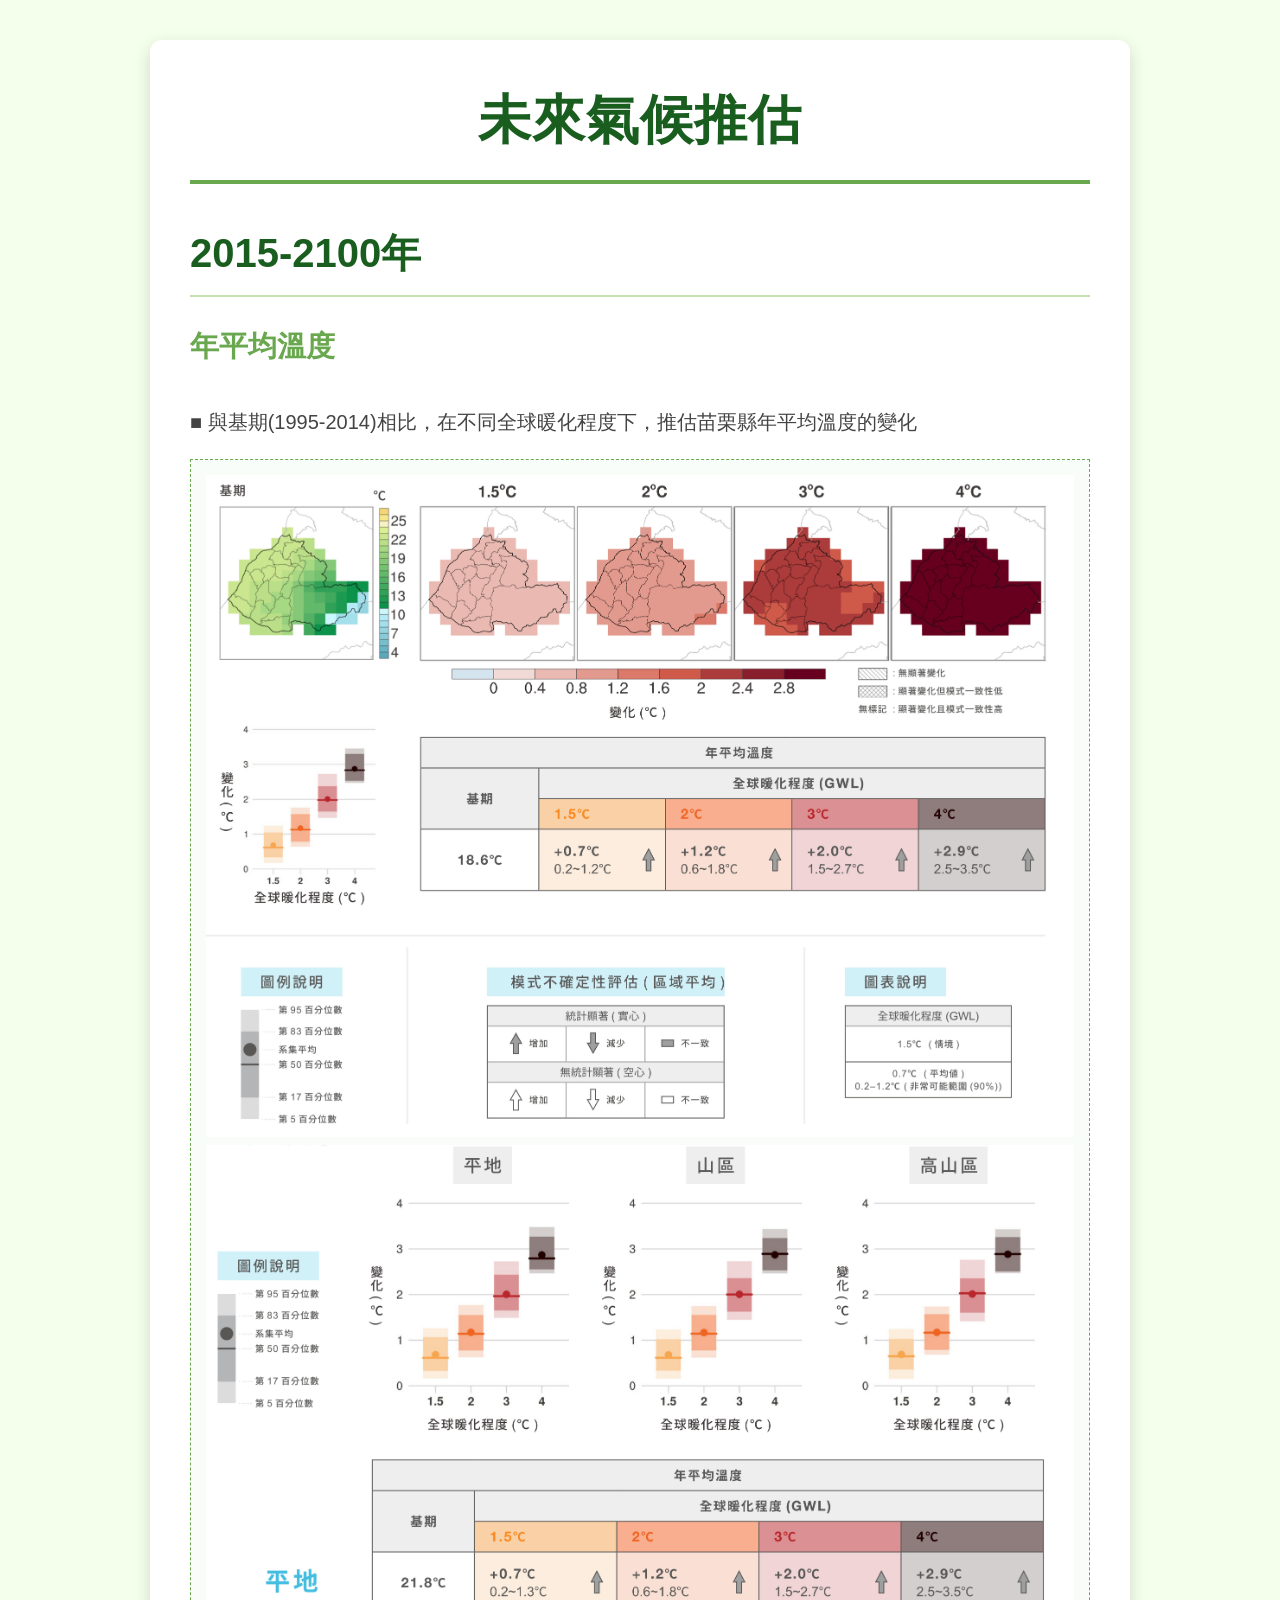
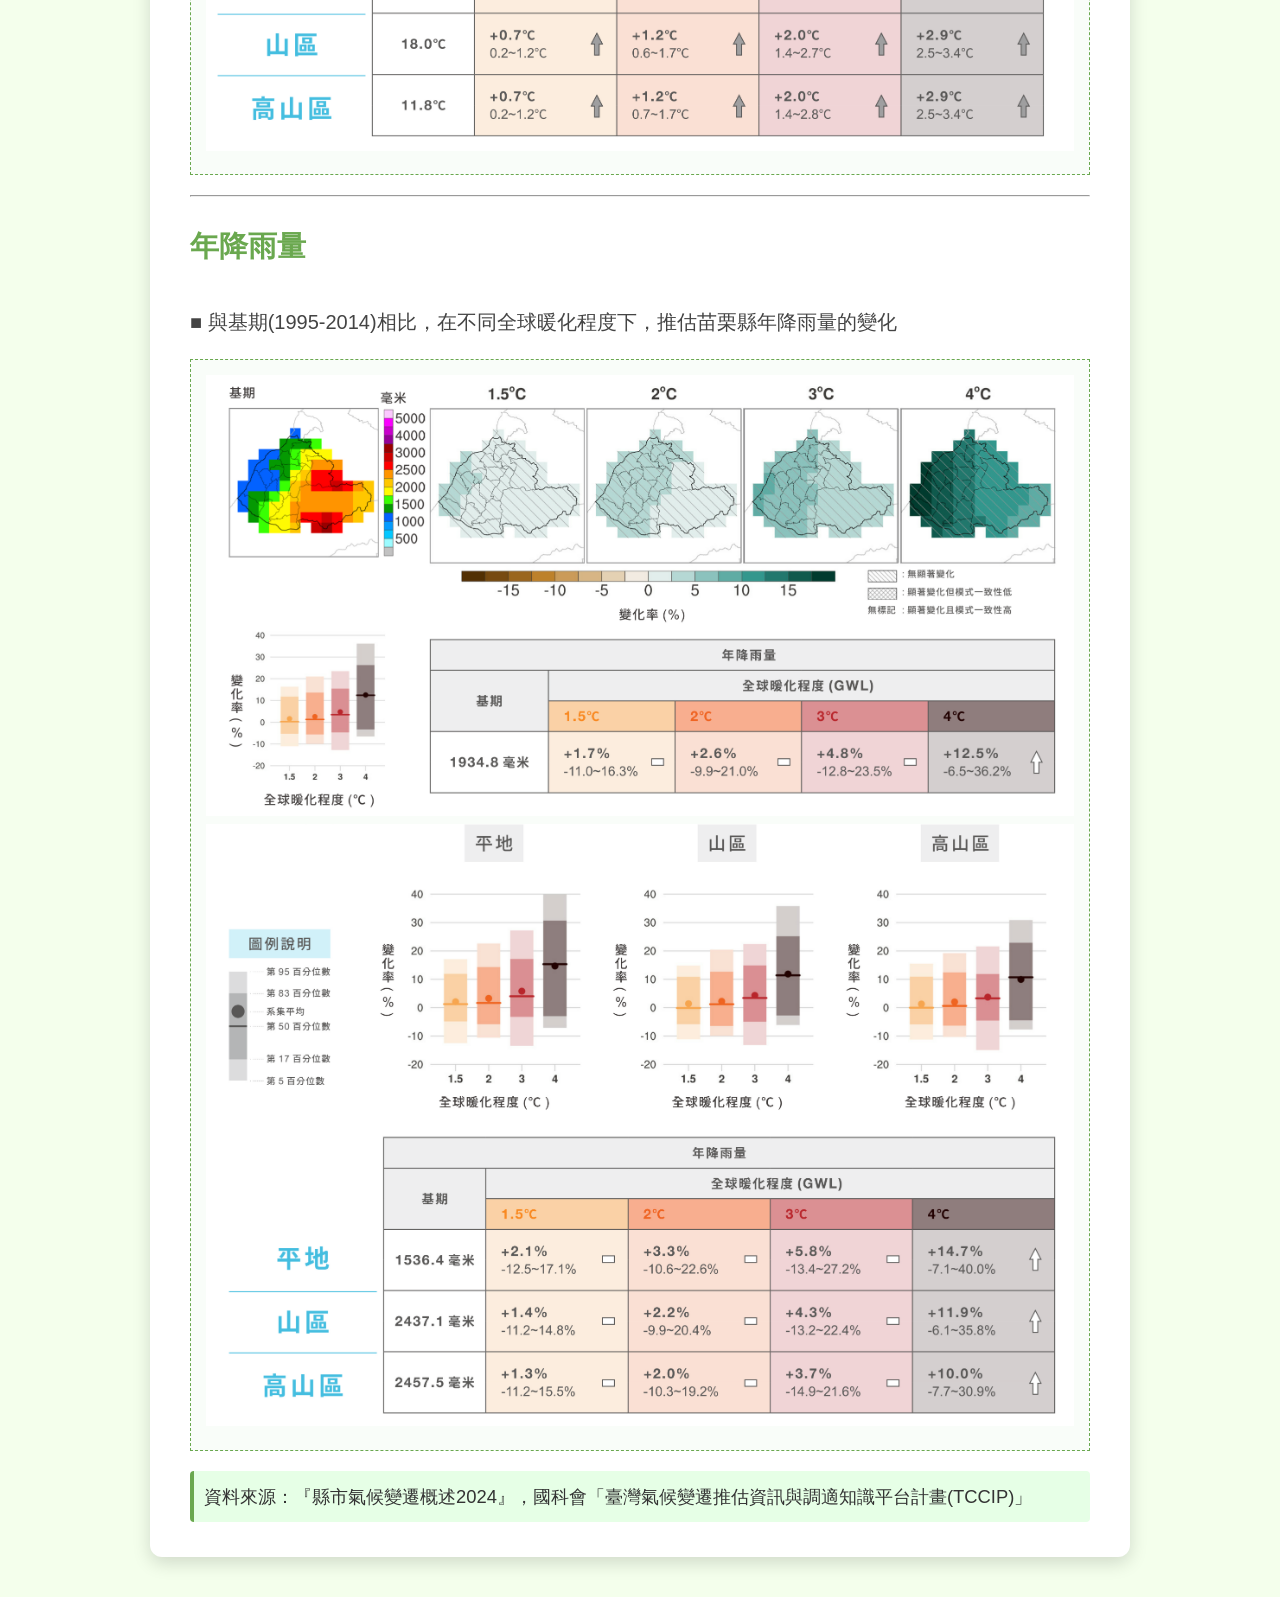
<file: FCP.htm>
<!DOCTYPE html>
<html lang="zh-TW">
<head>
    <meta charset="UTF-8">
    <meta name="viewport" content="width=device-width, initial-scale=1.0">
    <title>未來氣候推估</title>
    <style>
        /* 基礎樣式 */
        body {
            font-family: '微軟正黑體', 'Arial', sans-serif;
            line-height: 1.7;
            margin: 0;
            padding: 40px 20px;
            background-color: #f4ffec; /* Light green background */
            color: #333;
        }
        .container {
            background: white;
            padding: 35px 40px;
            border-radius: 12px;
            box-shadow: 0 6px 18px rgba(0,0,0,0.15);
            max-width: 900px;
            margin: auto;
        }
        
        /* 標題樣式 */
        h1 {
            color: #1a5e1f; /* Dark green */
            border-bottom: 4px solid #6aa84f; /* Green separator */
            padding-bottom: 15px;
            text-align: center;
            font-size: 3.3em;
            margin-top: 0;
            letter-spacing: 1px;
        }
        
        /* 次標題樣式 */
        h2 {
            color: #1a5e1f; /* Dark green */
            border-bottom: 2px solid #c6e0b4;
            padding-bottom: 8px;
            margin-top: 35px;
            margin-bottom: 25px;
            font-size: 2.5em;
        }
        
        /* 三級標題樣式 */
        h3 {
            color: #6aa84f; /* Medium green */
            margin-top: 25px;
            font-size: 1.8em;
            padding-bottom: 5px;
        }
        
        /* 內文段落 */
        p {
            margin-top: 8px;
            font-size: 1.25em;
            color: #444;
            margin-bottom: 15px;
        }

        /* 備註樣式 */
        .note {
            font-size: 1.15em;
            color: #333;
            margin-top: 15px;
            padding: 10px;
            border-left: 4px solid #6aa84f; /* Green line */
            background-color: #e6ffe6;
            border-radius: 4px;
        }
        
        /* 圖片佔位符樣式 */
        .image-placeholder {
            text-align: center;
            margin: 20px 0;
            padding: 15px;
            border: 1px dashed #6aa84f;
            background-color: #f9fdf9;
            font-style: italic;
            color: #666;
        }
		
		img {
			width: 100%;
			margin-left: auto;
			margin-right: auto;
		}

    </style>
</head>
<body>

<div class="container">
    <h1>未來氣候推估</h1>

    <h2>2015-2100年</h2>

    <h3>年平均溫度</h3>
    <p>■ 與基期(1995-2014)相比，在不同全球暖化程度下，推估苗栗縣年平均溫度的變化</p>

    <div class="image-placeholder">
        <img src="images/FCP_01.webp" alt="年平均溫度01" />
		<img src="images/FCP_02.webp" alt="年平均溫度02" />
    </div>

    <hr>

    <h3>年降雨量</h3>
    <p>■ 與基期(1995-2014)相比，在不同全球暖化程度下，推估苗栗縣年降雨量的變化</p>
	
    <div class="image-placeholder">
        <img src="images/FCP_03.webp" alt="年降雨量01" />
		<img src="images/FCP_04.webp" alt="年降雨量02" />
    </div>

    <div class="note">
        資料來源：『縣市氣候變遷概述2024』，國科會「臺灣氣候變遷推估資訊與調適知識平台計畫(TCCIP)」
    </div>

</div>

</body>
</html>
</file>
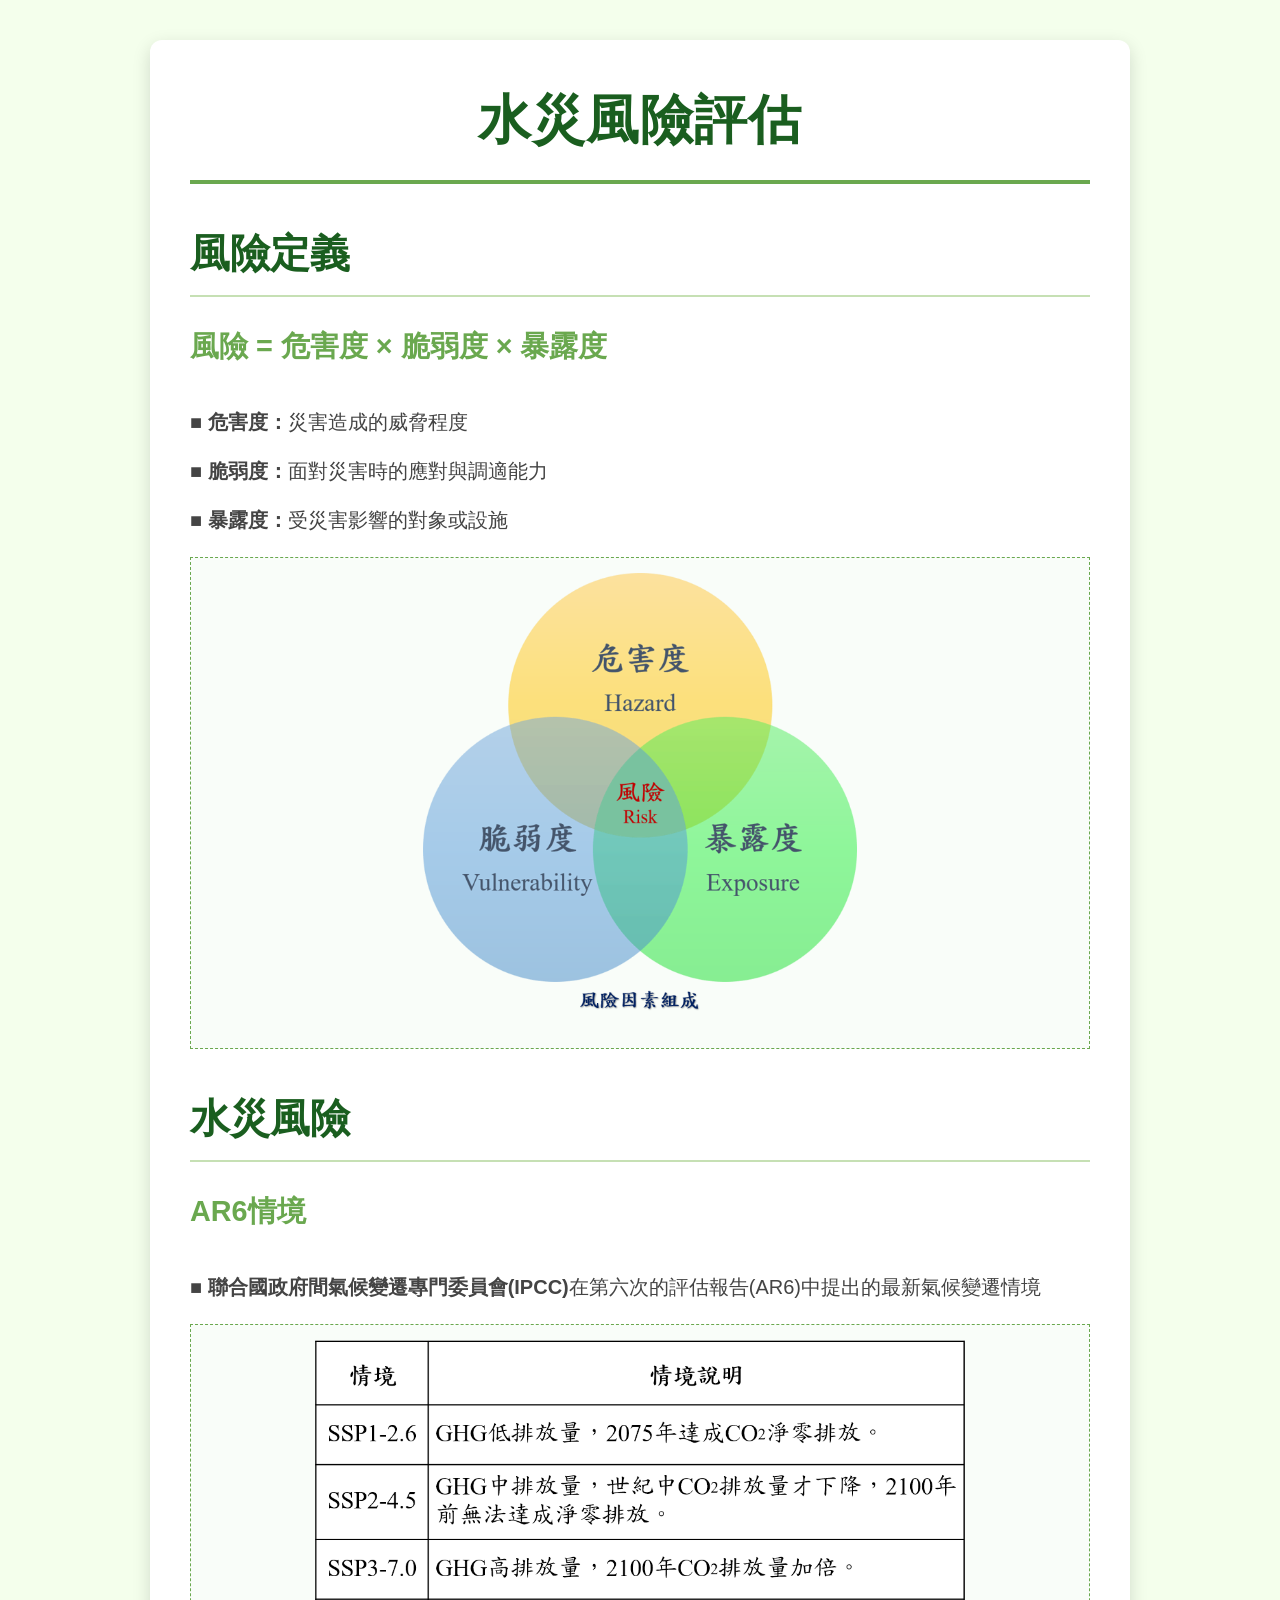
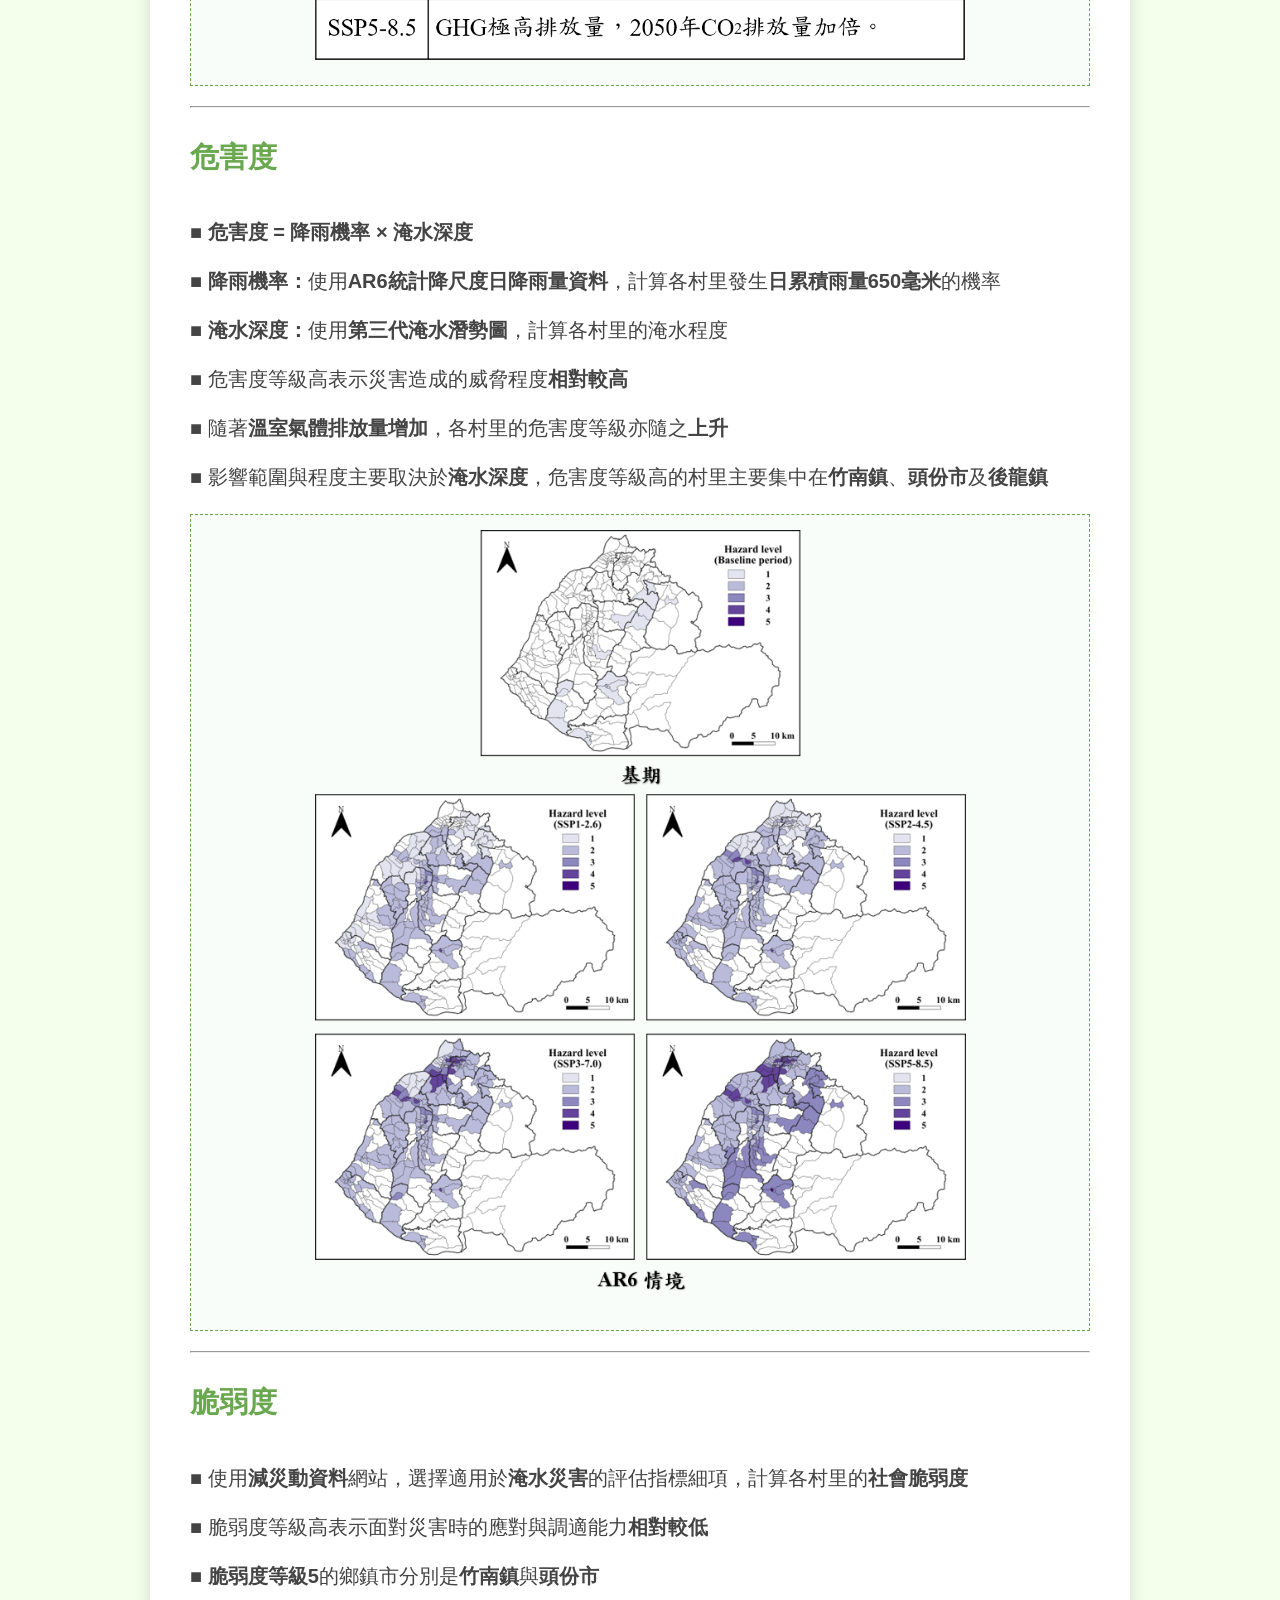
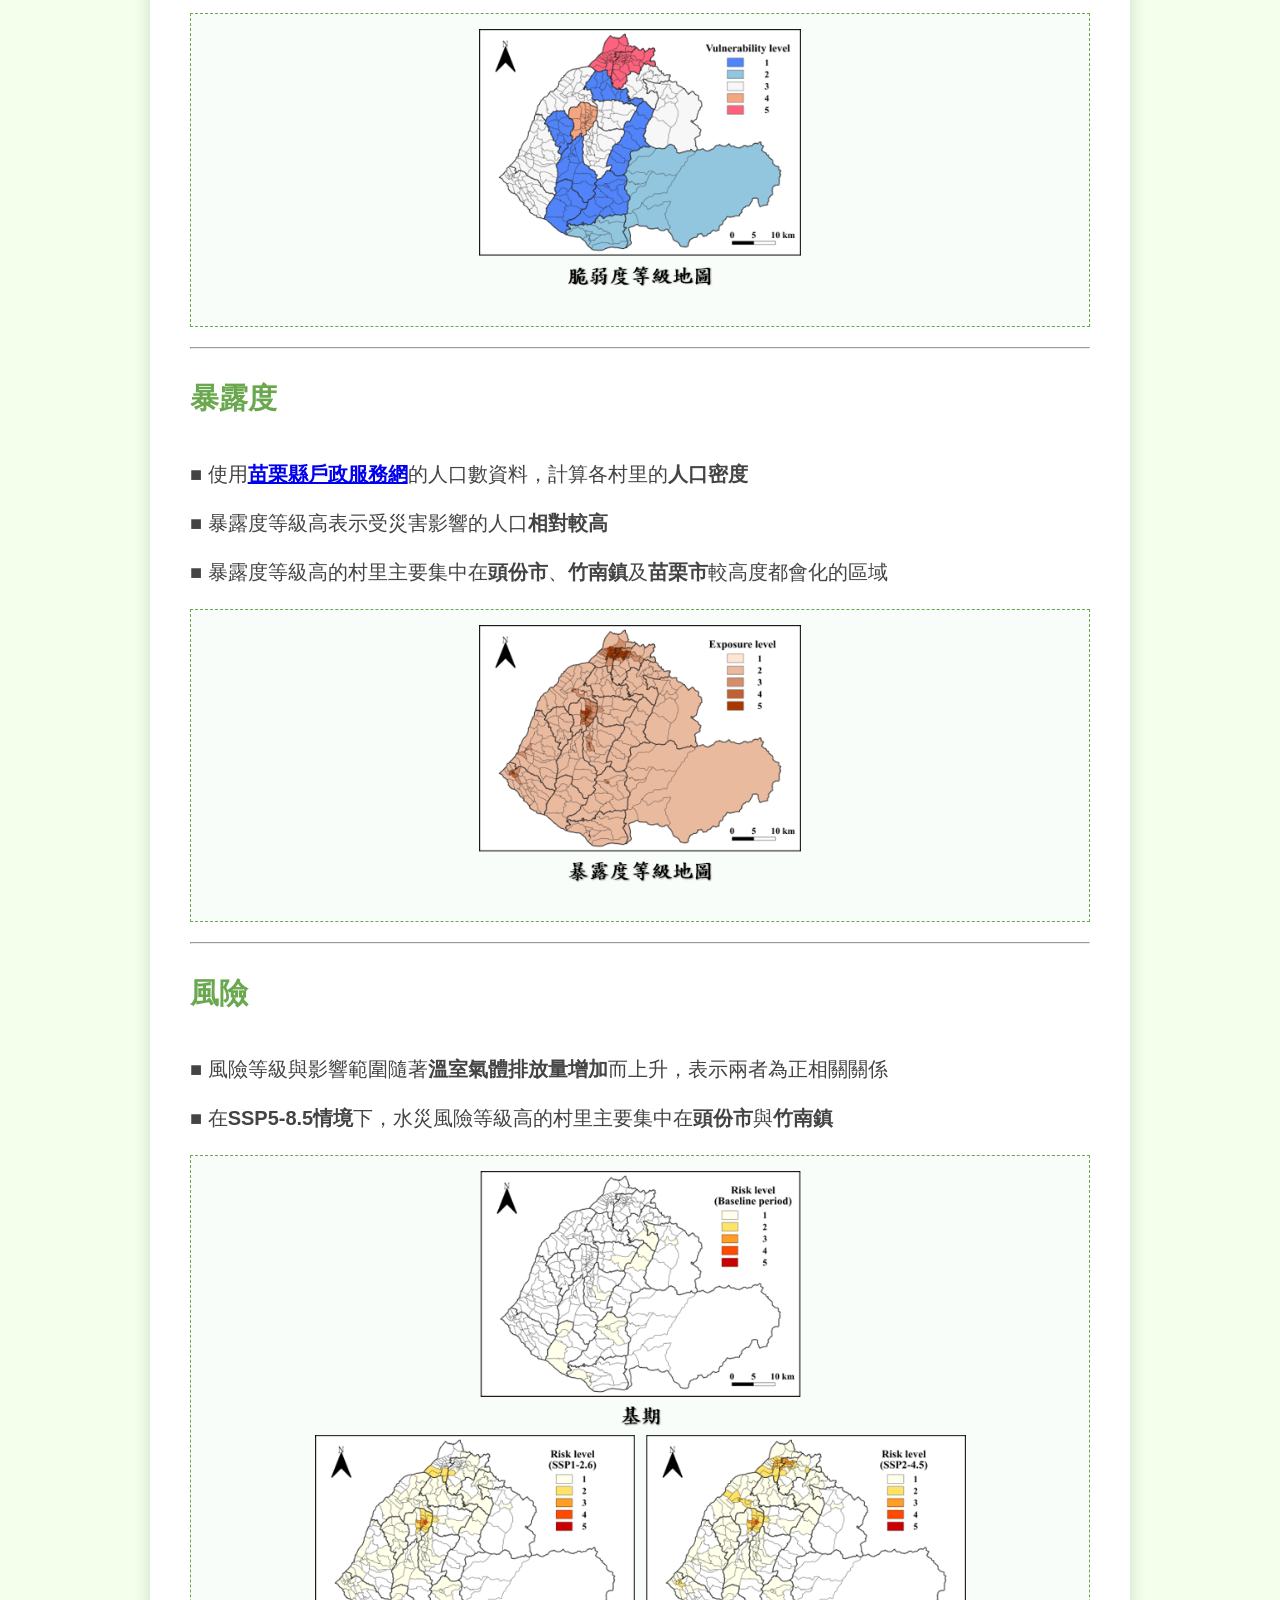
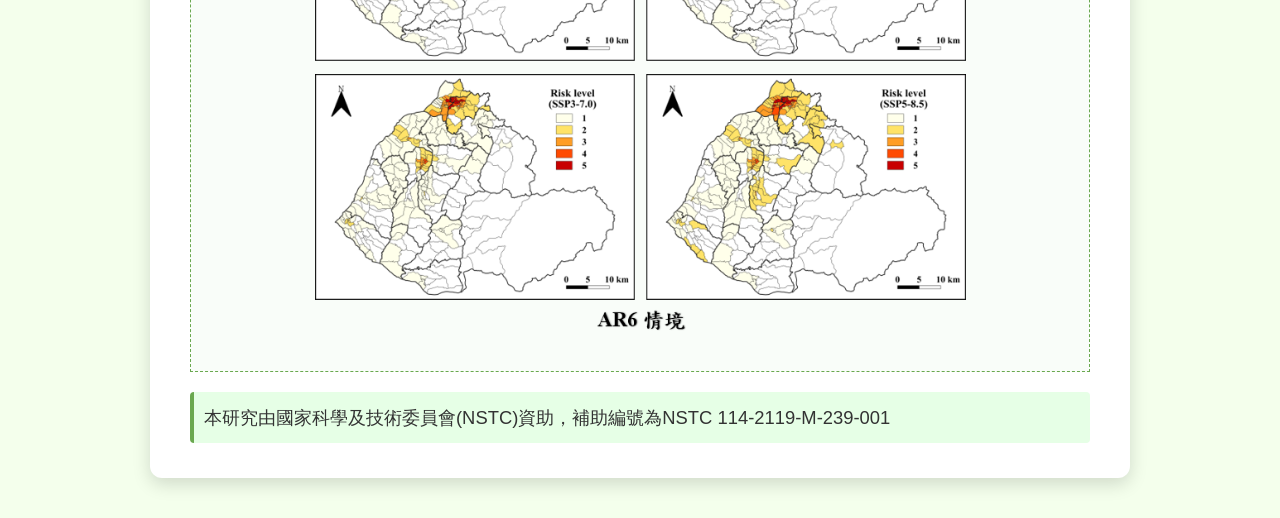
<file: FRA.htm>
<!DOCTYPE html>
<html lang="zh-TW">
<head>
    <meta charset="UTF-8">
    <meta name="viewport" content="width=device-width, initial-scale=1.0">
    <title>水災風險評估</title>
    <style>
        /* 基礎樣式 */
        body {
            font-family: '微軟正黑體', 'Arial', sans-serif;
            line-height: 1.7;
            margin: 0;
            padding: 40px 20px;
            background-color: #f4ffec; /* Light green background */
            color: #333;
        }
        .container {
            background: white;
            padding: 35px 40px;
            border-radius: 12px;
            box-shadow: 0 6px 18px rgba(0,0,0,0.15);
            max-width: 900px;
            margin: auto;
        }
        
        /* 標題樣式 */
        h1 {
            color: #1a5e1f; /* Dark green */
            border-bottom: 4px solid #6aa84f; /* Green separator */
            padding-bottom: 15px;
            text-align: center;
            font-size: 3.3em;
            margin-top: 0;
            letter-spacing: 1px;
        }
        
        /* 次標題樣式 */
        h2 {
            color: #1a5e1f; /* Dark green */
            border-bottom: 2px solid #c6e0b4;
            padding-bottom: 8px;
            margin-top: 35px;
            margin-bottom: 25px;
            font-size: 2.5em;
        }
        
        /* 三級標題樣式 */
        h3 {
            color: #6aa84f; /* Medium green */
            margin-top: 25px;
            font-size: 1.8em;
            padding-bottom: 5px;
        }
        
        /* 內文段落 */
        p {
            margin-top: 8px;
            font-size: 1.25em;
            color: #444;
            margin-bottom: 15px;
        }

        /* 備註樣式 */
        .note {
            font-size: 1.15em;
            color: #333;
            margin-top: 15px;
            padding: 10px;
            border-left: 4px solid #6aa84f; /* Green line */
            background-color: #e6ffe6;
            border-radius: 4px;
        }
        
        /* 圖片佔位符樣式 */
        .image-placeholder {
            text-align: center;
            margin: 20px 0;
            padding: 15px;
            border: 1px dashed #6aa84f;
            background-color: #f9fdf9;
            font-style: italic;
            color: #666;
        }
		
		img {
			width: 100%;
			margin-left: auto;
			margin-right: auto;
		}

    </style>
</head>
<body>

<div class="container">
    <h1>水災風險評估</h1>

    <h2>風險定義</h2>

    <h3>風險 = 危害度 × 脆弱度 × 暴露度</h3>
    <p>■ <strong>危害度：</strong>災害造成的威脅程度</p>
	<p>■ <strong>脆弱度：</strong>面對災害時的應對與調適能力</p>
	<p>■ <strong>暴露度：</strong>受災害影響的對象或設施</p>

    <div class="image-placeholder">
        <img src="images/FRA_01.webp" alt="風險因素組成圖" style="max-width:50%; height:auto;" />
    </div>

    <h2>水災風險</h2>

    <h3>AR6情境</h3>
    <p>■ <strong>聯合國政府間氣候變遷專門委員會(IPCC)</strong>在第六次的評估報告(AR6)中提出的最新氣候變遷情境</p>
	
    <div class="image-placeholder">
        <img src="images/FRA_02.webp" alt="AR6氣候變遷情境" style="max-width:75%; height:auto;" />
    </div>

	<hr>

    <h3>危害度</h3>
    <p>■ <strong>危害度 = 降雨機率 × 淹水深度</strong></p>
	<p>■ <strong>降雨機率：</strong>使用<strong>AR6統計降尺度日降雨量資料</strong>，計算各村里發生<strong>日累積雨量650毫米</strong>的機率</p>
	<p>■ <strong>淹水深度：</strong>使用<strong>第三代淹水潛勢圖</strong>，計算各村里的淹水程度</p>
	<p>■ 危害度等級高表示災害造成的威脅程度<strong>相對較高</strong></p>
	<p>■ 隨著<strong>溫室氣體排放量增加</strong>，各村里的危害度等級亦隨之<strong>上升</strong></p>
	<p>■ 影響範圍與程度主要取決於<strong>淹水深度</strong>，危害度等級高的村里主要集中在<strong>竹南鎮</strong>、<strong>頭份市</strong>及<strong>後龍鎮</strong></p>
	
    <div class="image-placeholder">
        <img src="images/FRA_03.webp" alt="危害度等級地圖" style="max-width:75%; height:auto;" />
    </div>

    <hr>

    <h3>脆弱度</h3>
    <p>■ 使用<strong>減災動資料</strong>網站，選擇適用於<strong>淹水災害</strong>的評估指標細項，計算各村里的<strong>社會脆弱度</strong></p>
	<p>■ 脆弱度等級高表示面對災害時的應對與調適能力<strong>相對較低</strong></p>
	<p>■ <strong>脆弱度等級5</strong>的鄉鎮市分別是<strong>竹南鎮</strong>與<strong>頭份市</strong></p>
	
    <div class="image-placeholder">
        <img src="images/FRA_04.webp" alt="脆弱度等級地圖" style="max-width:37%; height:auto;" />
    </div>

    <hr>

    <h3>暴露度</h3>
    <p>■ 使用<strong><a href="https://mlhr.miaoli.gov.tw/" target="_blank" rel="noopener noreferrer">苗栗縣戶政服務網</a></strong>的人口數資料，計算各村里的<strong>人口密度</strong></p>
	<p>■ 暴露度等級高表示受災害影響的人口<strong>相對較高</strong></p>
	<p>■ 暴露度等級高的村里主要集中在<strong>頭份市</strong>、<strong>竹南鎮</strong>及<strong>苗栗市</strong>較高度都會化的區域</p>
	
    <div class="image-placeholder">
        <img src="images/FRA_05.webp" alt="暴露度等級地圖" style="max-width:37%; height:auto;" />
    </div>

    <hr>

    <h3>風險</h3>
    <p>■ 風險等級與影響範圍隨著<strong>溫室氣體排放量增加</strong>而上升，表示兩者為正相關關係</p>
	<p>■ 在<strong>SSP5-8.5情境</strong>下，水災風險等級高的村里主要集中在<strong>頭份市</strong>與<strong>竹南鎮</strong></p>
	
    <div class="image-placeholder">
        <img src="images/FRA_06.webp" alt="AR6氣候變遷情境" style="max-width:75%; height:auto;" />
    </div>

    <div class="note">
        本研究由國家科學及技術委員會(NSTC)資助，補助編號為NSTC 114-2119-M-239-001
    </div>

</div>

</body>
</html>
</file>
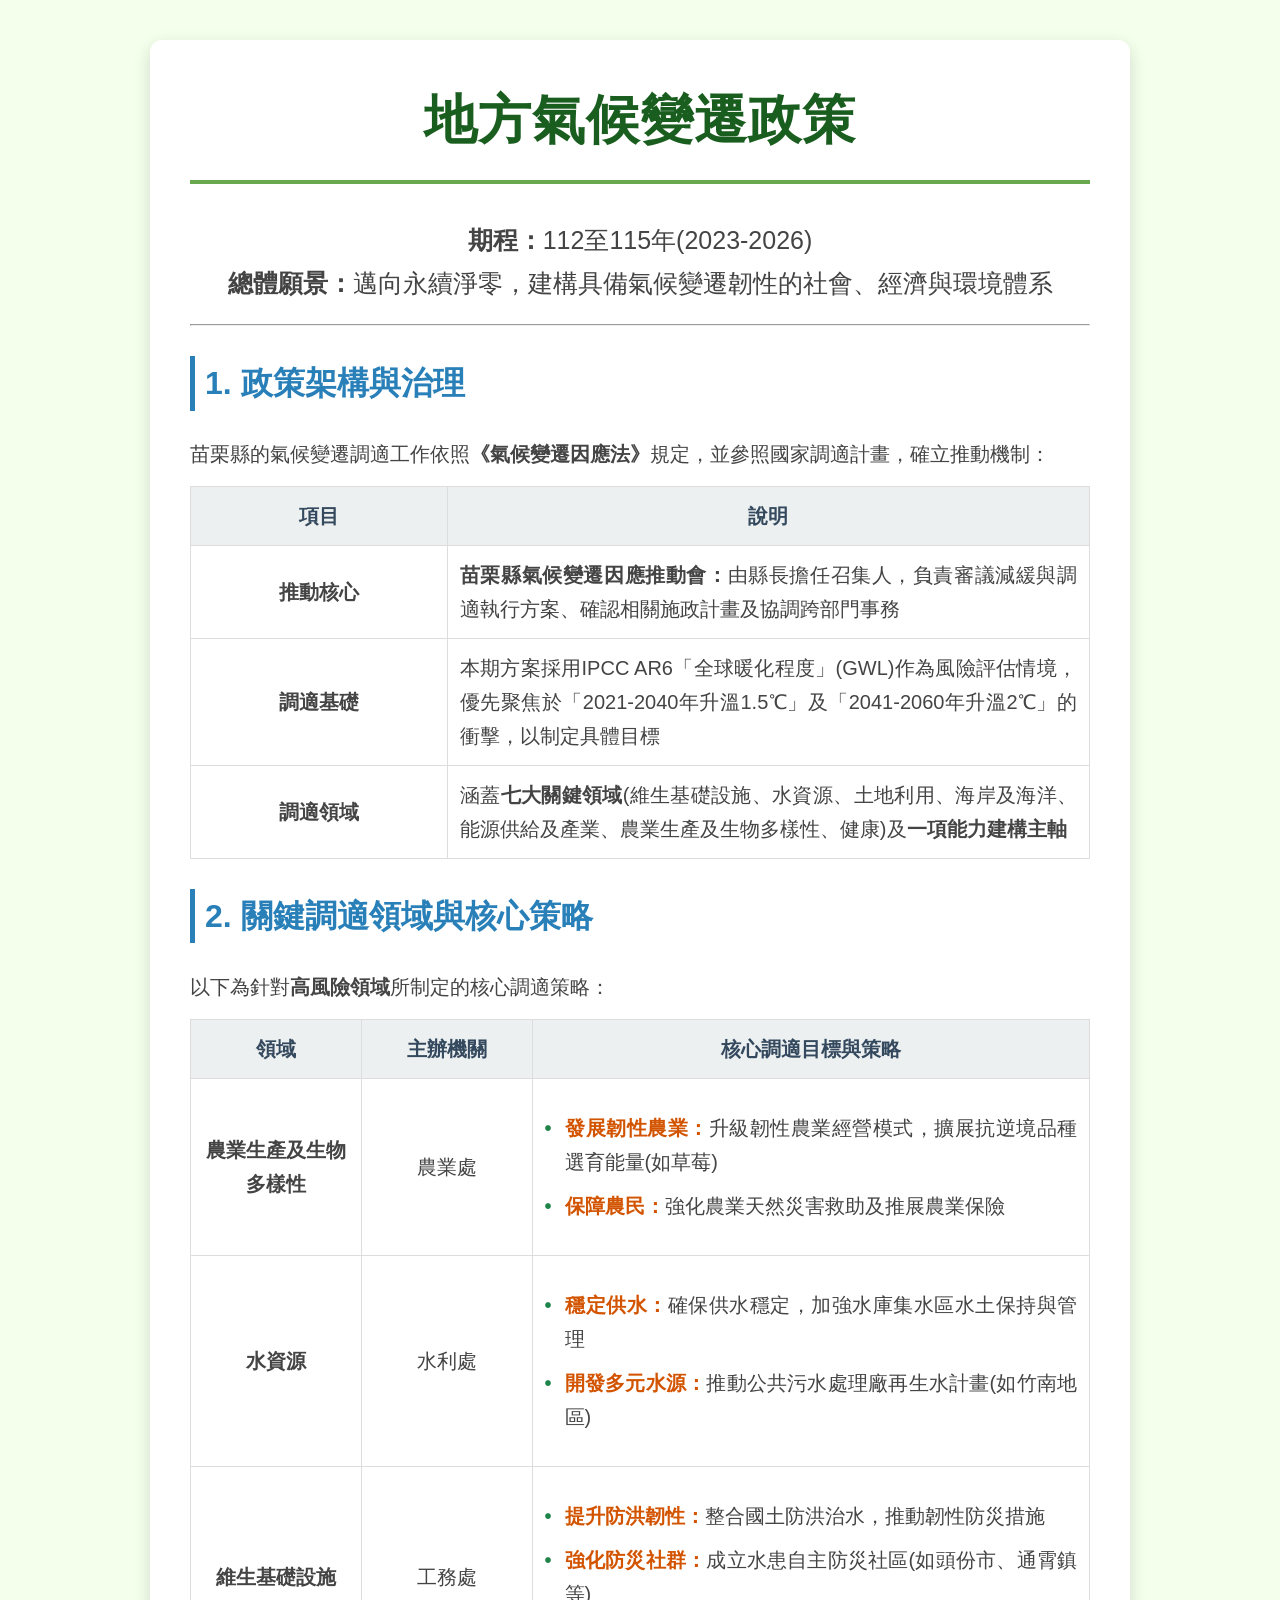
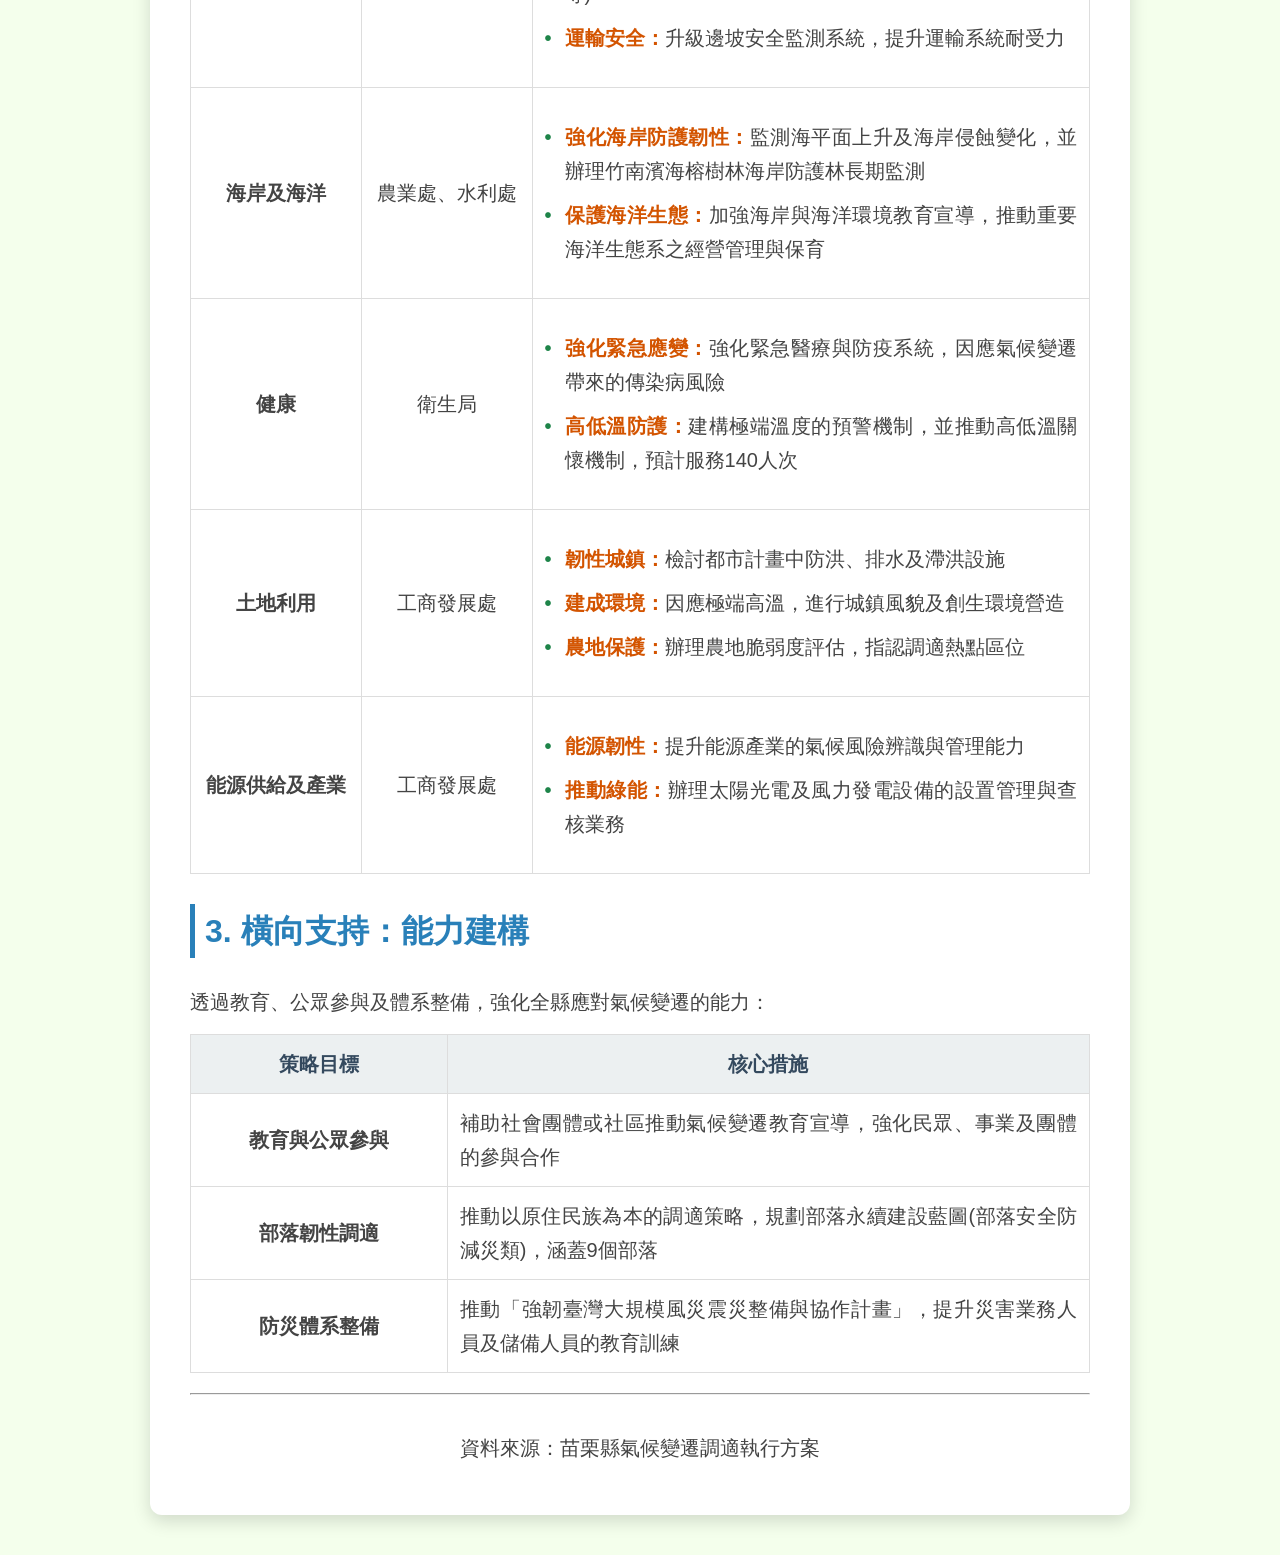
<file: LCCP.html>
<!DOCTYPE html>
<html lang="zh-TW">
<head>
    <meta charset="UTF-8">
    <meta name="viewport" content="width=device-width, initial-scale=1.0">
    <title>地方氣候變遷政策</title>
    <style>
        /* 基礎樣式 */
        body {
            font-family: '微軟正黑體', 'Arial', sans-serif;
            line-height: 1.7;
            margin: 0;
            padding: 40px 20px;
            background-color: #f4ffec; /* Light green background */
            color: #333;
        }
        .container {
            background: white;
            padding: 35px 40px;
            border-radius: 12px;
            box-shadow: 0 6px 18px rgba(0,0,0,0.15);
            max-width: 900px;
            margin: auto;
        }

        /* 標題樣式 */
        h1 {
            color: #1a5e1f; /* Dark green */
            border-bottom: 4px solid #6aa84f; /* Green separator */
            padding-bottom: 15px;
            text-align: center;
            font-size: 3.3em;
            margin-top: 0;
            letter-spacing: 1px;
        }
		
        /* 次標題樣式 */
        h2 {
            color: #2980b9;
            border-left: 5px solid #2980b9;
            padding-left: 10px;
            margin-top: 30px;
            font-size: 2.0em;
        }
		
        /* 三級標題樣式 */
        h3 {
            color: #34495e;
            margin-top: 20px;
        }
		
        /* 內文段落 */
		p {
            margin-top: 8px;
            font-size: 1.25em;
            color: #444;
            margin-bottom: 15px;
        }

        .header-meta {
            text-align: center;
            margin-bottom: 20px;
            font-size: 1.25em;
            color: #444;
        }
		
        table {
            width: 100%;
            border-collapse: collapse;
            margin-bottom: 20px;
        }
		
        th, td {
            border: 1px solid #ddd;
            padding: 12px;
            text-align: justify;
			place-content: center;
            vertical-align: top;
            font-size: 1.25em;
            color: #444;
        }
		
        th {
            background-color: #ecf0f1;
            color: #34495e;
            font-weight: bold;
            width: 25%; /* For key domain table */
            text-align: center;
        }
		
        .domain-table th {
            width: 15%;
        }
		
        .domain-table th:first-child {
            width: 20%;
        }
		
        .footer {
            padding-top: 20px;
            font-size: 1.0em;
            text-align: center;
            color: #333;
        }
		
        .strategy-list {
            list-style-type: none;
            padding-left: 0;
        }
		
        .strategy-list li {
            margin-bottom: 10px;
            padding-left: 20px;
            position: relative;
        }
		
        .strategy-list li::before {
            content: "•";
            color: #1e8449;
            font-weight: bold;
            display: inline-block;
            width: 1em;
            margin-left: -1em;
        }
		
        .highlight {
            font-weight: bold;
            color: #d35400;
        }
		
    </style>
</head>
<body>

<div class="container">
    <h1>地方氣候變遷政策</h1>
    <div class="header-meta">
        <p>
            <strong>期程：</strong>112至115年(2023-2026)<br>
            <strong>總體願景：</strong>邁向永續淨零，建構具備氣候變遷韌性的社會、經濟與環境體系
        </p>
    </div>

    <hr>

    <h2>1. 政策架構與治理</h2>
    <p>苗栗縣的氣候變遷調適工作依照<strong>《氣候變遷因應法》</strong>規定，並參照國家調適計畫，確立推動機制：</p>
    <table>
        <tr>
            <th style="width:10%;">項目</th>
            <th>說明</th>
        </tr>
        <tr>
            <td><strong><center>推動核心</center></strong></td>
            <td>
                <strong>苗栗縣氣候變遷因應推動會：</strong>由縣長擔任召集人，負責審議減緩與調適執行方案、確認相關施政計畫及協調跨部門事務
            </td>
        </tr>
        <tr>
            <td><strong><center>調適基礎</center></strong></td>
            <td>
                本期方案採用IPCC AR6「全球暖化程度」(GWL)作為風險評估情境，優先聚焦於「2021-2040年升溫1.5℃」及「2041-2060年升溫2℃」的衝擊，以制定具體目標
            </td>
        </tr>
        <tr>
            <td><strong><center>調適領域</center></strong></td>
            <td>
                涵蓋<strong>七大關鍵領域</strong>(維生基礎設施、水資源、土地利用、海岸及海洋、能源供給及產業、農業生產及生物多樣性、健康)及<strong>一項能力建構主軸</strong>
            </td>
        </tr>
    </table>

    <h2>2. 關鍵調適領域與核心策略</h2>
    <p>以下為針對<strong>高風險領域</strong>所制定的核心調適策略：</p>
    <table class="domain-table">
        <tr>
            <th style="width:19%;">領域</th>
            <th style="width:19%;">主辦機關</th>
            <th style="width:62%;">核心調適目標與策略</th>
        </tr>
        <tr>
            <td><strong><center>農業生產及生物多樣性</center></strong></td>
            <td><center>農業處</center></td>
            <td>
                <ul class="strategy-list">
                    <li><span class="highlight">發展韌性農業：</span>升級韌性農業經營模式，擴展抗逆境品種選育能量(如草莓)</li>
                    <li><span class="highlight">保障農民：</span>強化農業天然災害救助及推展農業保險</li>
                </ul>
            </td>
        </tr>
        <tr>
            <td><strong><center>水資源</center></strong></td>
            <td><center>水利處</center></td>
            <td>
                <ul class="strategy-list">
                    <li><span class="highlight">穩定供水：</span>確保供水穩定，加強水庫集水區水土保持與管理</li>
                    <li><span class="highlight">開發多元水源：</span>推動公共污水處理廠再生水計畫(如竹南地區)</li>
                </ul>
            </td>
        </tr>
        <tr>
            <td><strong><center>維生基礎設施</center></strong></td>
            <td><center>工務處</center></td>
            <td>
                <ul class="strategy-list">
                    <li><span class="highlight">提升防洪韌性：</span>整合國土防洪治水，推動韌性防災措施</li>
                    <li><span class="highlight">強化防災社群：</span>成立水患自主防災社區(如頭份市、通霄鎮等)</li>
                    <li><span class="highlight">運輸安全：</span>升級邊坡安全監測系統，提升運輸系統耐受力</li>
                </ul>
            </td>
        </tr>
		<tr>
            <td><strong><center>海岸及海洋</center></strong></td>
            <td><center>農業處、水利處</center></td>
            <td>
                <ul class="strategy-list">
                    <li><span class="highlight">強化海岸防護韌性：</span>監測海平面上升及海岸侵蝕變化，並辦理竹南濱海榕樹林海岸防護林長期監測</li>
                    <li><span class="highlight">保護海洋生態：</span>加強海岸與海洋環境教育宣導，推動重要海洋生態系之經營管理與保育</li>
                </ul>
            </td>
        </tr>
        <tr>
            <td><strong><center>健康</center></strong></td>
            <td><center>衛生局</center></td>
            <td>
                <ul class="strategy-list">
                    <li><span class="highlight">強化緊急應變：</span>強化緊急醫療與防疫系統，因應氣候變遷帶來的傳染病風險</li>
                    <li><span class="highlight">高低溫防護：</span>建構極端溫度的預警機制，並推動高低溫關懷機制，預計服務140人次</li>
                </ul>
            </td>
        </tr>
        <tr>
            <td><strong><center>土地利用</center></strong></td>
            <td><center>工商發展處</center></td>
            <td>
                <ul class="strategy-list">
                    <li><span class="highlight">韌性城鎮：</span>檢討都市計畫中防洪、排水及滯洪設施</li>
                    <li><span class="highlight">建成環境：</span>因應極端高溫，進行城鎮風貌及創生環境營造</li>
                    <li><span class="highlight">農地保護：</span>辦理農地脆弱度評估，指認調適熱點區位</li>
                </ul>
            </td>
        </tr>
        <tr>
            <td><strong><center>能源供給及產業</center></strong></td>
            <td><center>工商發展處</center></td>
            <td>
                <ul class="strategy-list">
                    <li><span class="highlight">能源韌性：</span>提升能源產業的氣候風險辨識與管理能力</li>
                    <li><span class="highlight">推動綠能：</span>辦理太陽光電及風力發電設備的設置管理與查核業務</li>
                </ul>
            </td>
        </tr>
    </table>

    <h2>3. 橫向支持：能力建構</h2>
    <p>透過教育、公眾參與及體系整備，強化全縣應對氣候變遷的能力：</p>
    <table>
        <tr>
            <th style="width:10%;">策略目標</th>
            <th>核心措施</th>
        </tr>
        <tr>
            <td><strong><center>教育與公眾參與</center></strong></td>
            <td>補助社會團體或社區推動氣候變遷教育宣導，強化民眾、事業及團體的參與合作</td>
        </tr>
        <tr>
            <td><strong><center>部落韌性調適</center></strong></td>
            <td>推動以原住民族為本的調適策略，規劃部落永續建設藍圖(部落安全防減災類)，涵蓋9個部落</td>
        </tr>
        <tr>
            <td><strong><center>防災體系整備</center></strong></td>
            <td>推動「強韌臺灣大規模風災震災整備與協作計畫」，提升災害業務人員及儲備人員的教育訓練</td>
        </tr>
    </table>

	<hr>

    <div class="footer">
        <p>資料來源：苗栗縣氣候變遷調適執行方案</p>
    </div>

</div>

</body>
</html>
</file>
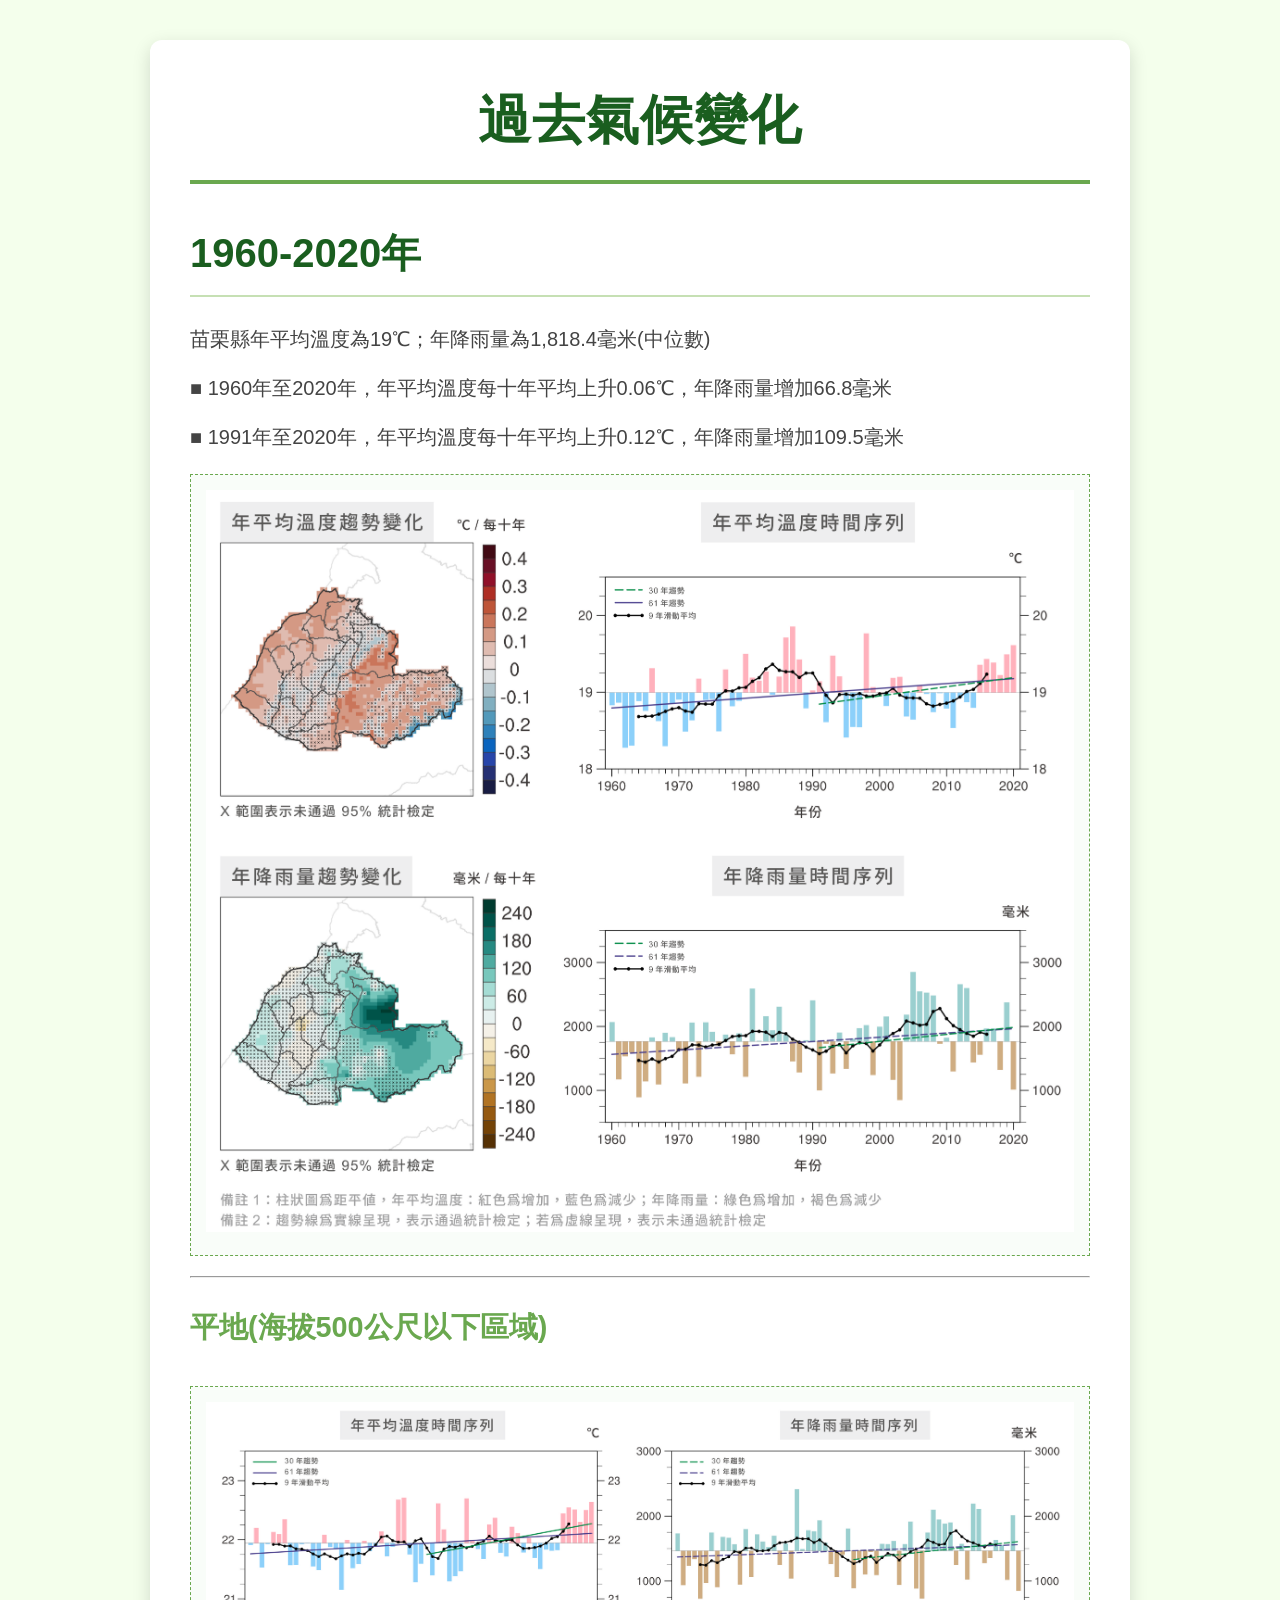
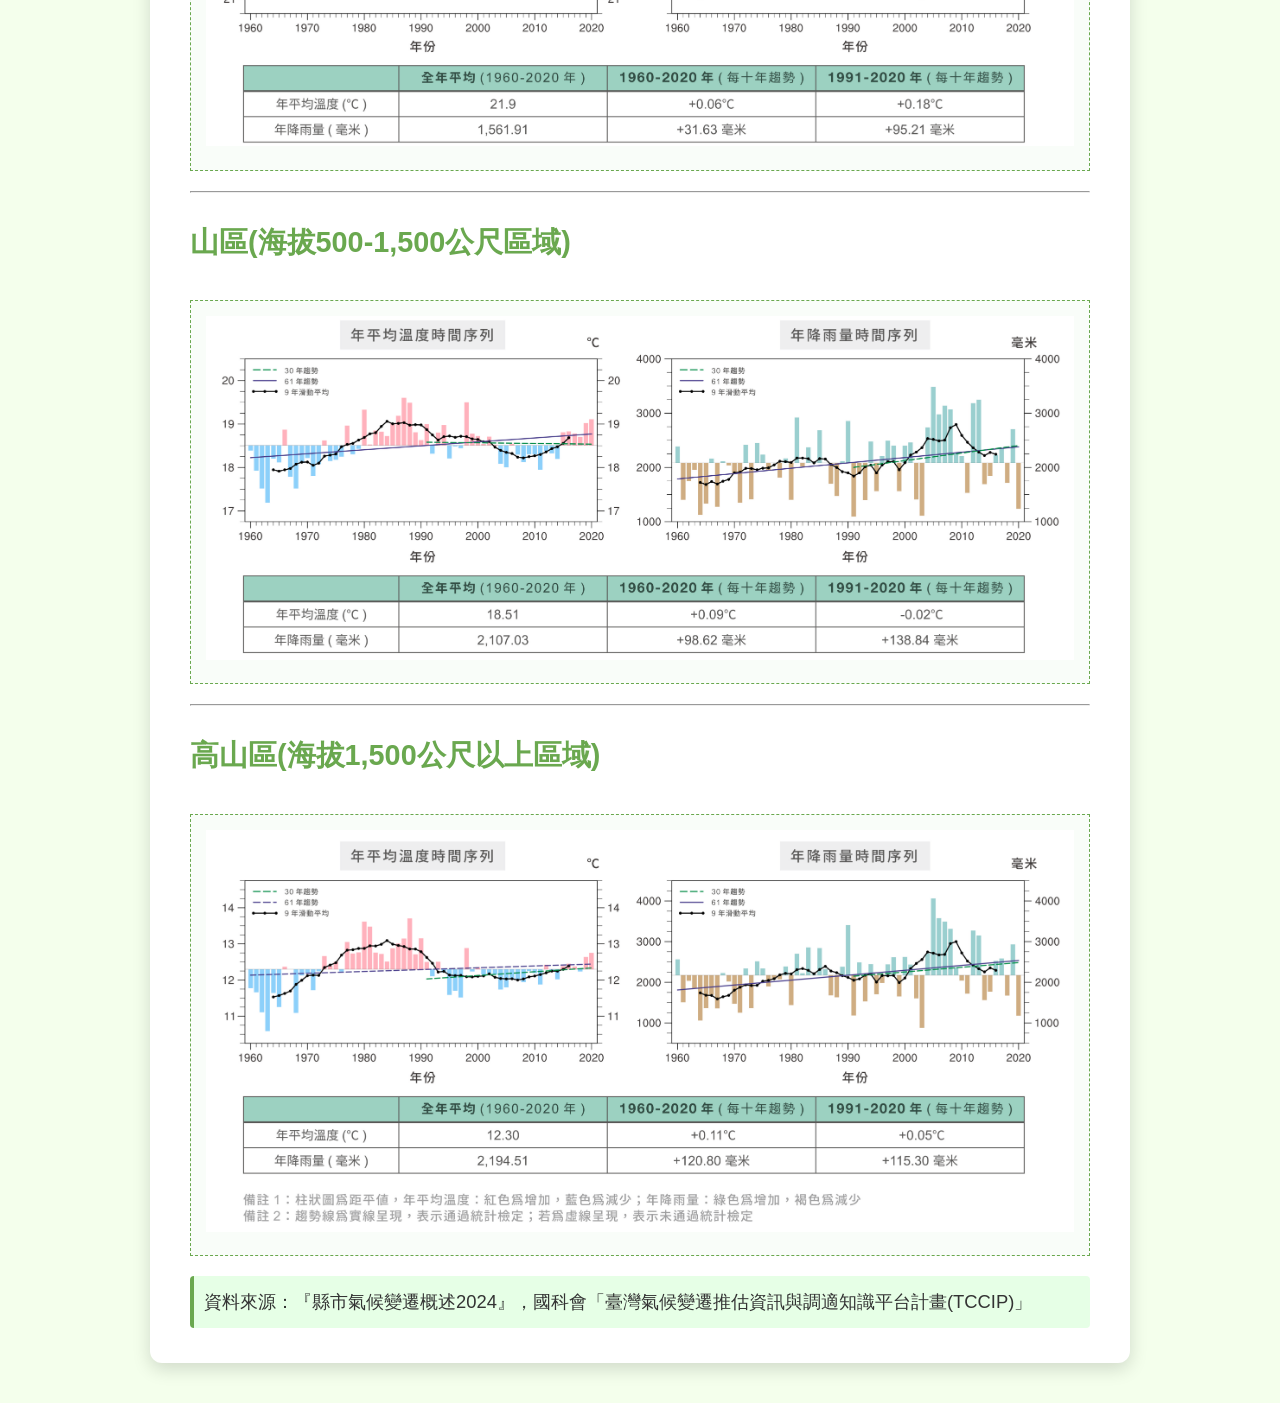
<file: PCC.htm>
<!DOCTYPE html>
<html lang="zh-TW">
<head>
    <meta charset="UTF-8">
    <meta name="viewport" content="width=device-width, initial-scale=1.0">
    <title>過去氣候變化</title>
    <style>
        /* 基礎樣式 */
        body {
            font-family: '微軟正黑體', 'Arial', sans-serif;
            line-height: 1.7;
            margin: 0;
            padding: 40px 20px;
            background-color: #f4ffec; /* Light green background */
            color: #333;
        }
        .container {
            background: white;
            padding: 35px 40px;
            border-radius: 12px;
            box-shadow: 0 6px 18px rgba(0,0,0,0.15);
            max-width: 900px;
            margin: auto;
        }
        
        /* 標題樣式 */
        h1 {
            color: #1a5e1f; /* Dark green */
            border-bottom: 4px solid #6aa84f; /* Green separator */
            padding-bottom: 15px;
            text-align: center;
            font-size: 3.3em;
            margin-top: 0;
            letter-spacing: 1px;
        }
        
        /* 次標題樣式 */
        h2 {
            color: #1a5e1f; /* Dark green */
            border-bottom: 2px solid #c6e0b4;
            padding-bottom: 8px;
            margin-top: 35px;
            margin-bottom: 25px;
            font-size: 2.5em;
        }
        
        /* 三級標題樣式 */
        h3 {
            color: #6aa84f; /* Medium green */
            margin-top: 25px;
            font-size: 1.8em;
            padding-bottom: 5px;
        }
        
        /* 內文段落 */
        p {
            margin-top: 8px;
            font-size: 1.25em;
            color: #444;
            margin-bottom: 15px;
        }

        /* 備註樣式 */
        .note {
            font-size: 1.15em;
            color: #333;
            margin-top: 15px;
            padding: 10px;
            border-left: 4px solid #6aa84f; /* Green line */
            background-color: #e6ffe6;
            border-radius: 4px;
        }
        
        /* 圖片佔位符樣式 */
        .image-placeholder {
            text-align: center;
            margin: 20px 0;
            padding: 15px;
            border: 1px dashed #6aa84f;
            background-color: #f9fdf9;
            font-style: italic;
            color: #666;
        }
		
		img {
			width: 100%;
			margin-left: auto;
			margin-right: auto;
		}

    </style>
</head>
<body>

<div class="container">
    <h1>過去氣候變化</h1>

    <h2>1960-2020年</h2>

    <p>苗栗縣年平均溫度為19℃；年降雨量為1,818.4毫米(中位數)</p>
    <p>■ 1960年至2020年，年平均溫度每十年平均上升0.06℃，年降雨量增加66.8毫米</p>
    <p>■ 1991年至2020年，年平均溫度每十年平均上升0.12℃，年降雨量增加109.5毫米</p>

    <div class="image-placeholder">
        <img src="images/PCC_01.webp" alt="年平均溫度/年降雨量" />
    </div>

    <hr>

    <h3>平地(海拔500公尺以下區域)</h3>

    <div class="image-placeholder">
        <img src="images/PCC_02.webp" alt="平地" />
    </div>
    
    <hr>

    <h3>山區(海拔500-1,500公尺區域)</h3>

    <div class="image-placeholder">
        <img src="images/PCC_03.webp" alt="山區" />
    </div>

    <hr>

    <h3>高山區(海拔1,500公尺以上區域)</h3>

    <div class="image-placeholder">
        <img src="images/PCC_04.webp" alt="高山區" />
    </div>

    <div class="note">
        資料來源：『縣市氣候變遷概述2024』，國科會「臺灣氣候變遷推估資訊與調適知識平台計畫(TCCIP)」
    </div>

</div>

</body>
</html>
</file>
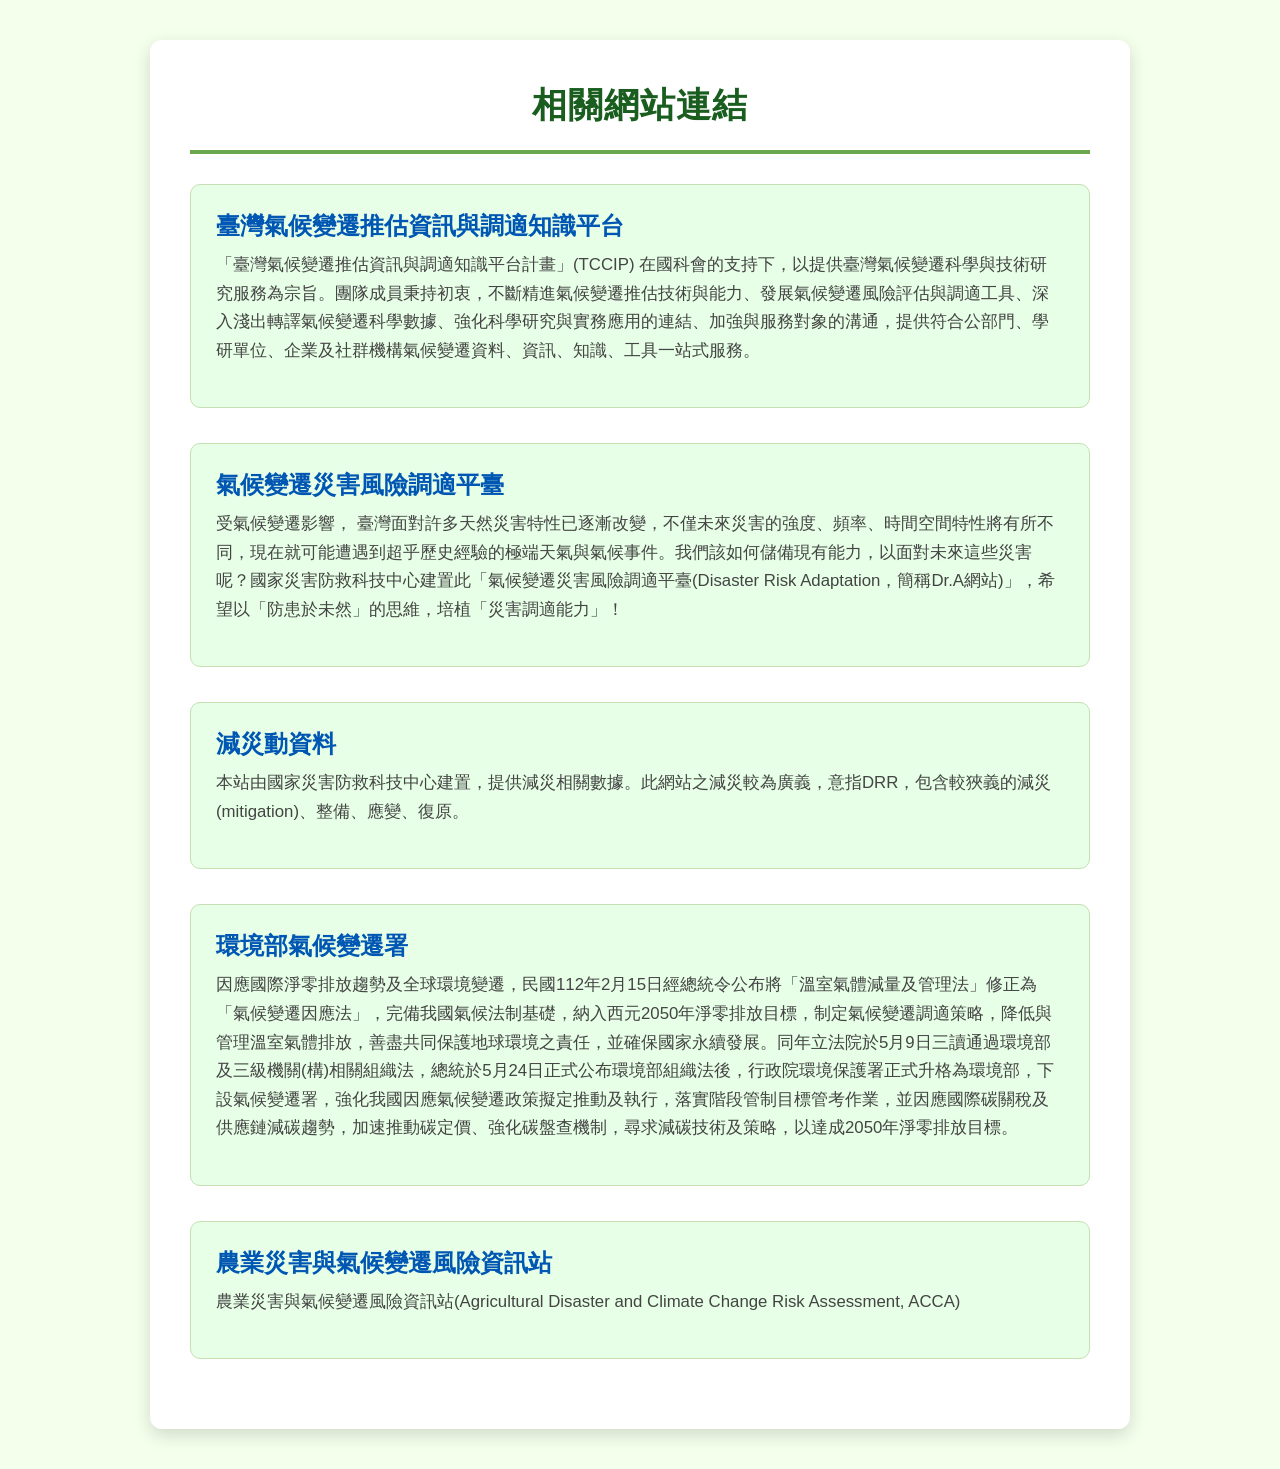
<file: RWL.html>
<!DOCTYPE html>
<html lang="zh-TW">
<head>
    <meta charset="UTF-8">
    <meta name="viewport" content="width=device-width, initial-scale=1.0">
    <title>相關網站連結</title>
    <style>
        /* 基礎樣式 */
        body {
            font-family: '微軟正黑體', 'Arial', sans-serif;
            line-height: 1.7;
            margin: 0;
            padding: 40px 20px;
            background-color: #f4ffec; /* Light green background */
            color: #333;
        }
        .container {
            background: white;
            padding: 35px 40px;
            border-radius: 12px;
            box-shadow: 0 6px 18px rgba(0,0,0,0.15);
            max-width: 900px;
            margin: auto;
        }
        
        /* 標題樣式 */
        h1 {
            color: #1a5e1f; /* Dark green */
            border-bottom: 4px solid #6aa84f; /* Green separator */
            padding-bottom: 15px;
            text-align: center;
            font-size: 2.2em;
            margin-top: 0;
            letter-spacing: 1px;
        }
        
        /* 列表容器 */
        ul {
            list-style-type: none;
            padding: 0;
            margin-top: 30px;
        }
        
        /* 列表項目樣式 */
        li {
            margin-bottom: 35px;
            padding: 25px;
            background: #e6ffe6; /* Very light green item background */
            border: 1px solid #c6e0b4;
            border-radius: 10px;
            transition: transform 0.2s, box-shadow 0.2s;
        }
        li:hover {
            transform: translateY(-4px);
            box-shadow: 0 8px 20px rgba(0,0,0,0.1);
        }
        
        /* 連結標題樣式 */
        li strong {
            display: block;
            font-size: 1.5em;
            margin-bottom: 10px;
            line-height: 1.3;
        }
        li strong a {
            color: #0056b3; /* Blue for links */
            text-decoration: none;
            font-weight: bold;
        }
        li strong a:hover {
            text-decoration: underline;
            color: #004080;
        }
        
        /* 內文段落 */
        p {
            margin-top: 8px;
            font-size: 1.05em;
            color: #444;
        }

        /* 備註 */
        .note {
            font-size: 0.9em;
            color: #a94442;
            margin-top: 15px;
            padding: 10px;
            border-left: 4px solid #a94442;
            background-color: #f2dede;
            border-radius: 4px;
        }
        .icon {
            margin-right: 10px;
        }
    </style>
</head>
<body>

<div class="container">
    <h1>相關網站連結</h1>

    <ul>
        <li>
            <strong><a href="https://tccip.ncdr.nat.gov.tw/" target="_blank" rel="noopener noreferrer">臺灣氣候變遷推估資訊與調適知識平台</a></strong>
            <p>「臺灣氣候變遷推估資訊與調適知識平台計畫」(TCCIP) 在國科會的支持下，以提供臺灣氣候變遷科學與技術研究服務為宗旨。團隊成員秉持初衷，不斷精進氣候變遷推估技術與能力、發展氣候變遷風險評估與調適工具、深入淺出轉譯氣候變遷科學數據、強化科學研究與實務應用的連結、加強與服務對象的溝通，提供符合公部門、學研單位、企業及社群機構氣候變遷資料、資訊、知識、工具一站式服務。</p>
        </li>
        <li>
            <strong><a href="https://dra.ncdr.nat.gov.tw/" target="_blank" rel="noopener noreferrer">氣候變遷災害風險調適平臺</a></strong>
            <p>受氣候變遷影響， 臺灣面對許多天然災害特性已逐漸改變，不僅未來災害的強度、頻率、時間空間特性將有所不同，現在就可能遭遇到超乎歷史經驗的極端天氣與氣候事件。我們該如何儲備現有能力，以面對未來這些災害呢？國家災害防救科技中心建置此「氣候變遷災害風險調適平臺(Disaster Risk Adaptation，簡稱Dr.A網站)」，希望以「防患於未然」的思維，培植「災害調適能力」！</p>
        </li>
        <li>
            <strong><a href="https://drrstat.ncdr.nat.gov.tw/" target="_blank" rel="noopener noreferrer">減災動資料</a></strong>
            <p>本站由國家災害防救科技中心建置，提供減災相關數據。此網站之減災較為廣義，意指DRR，包含較狹義的減災(mitigation)、整備、應變、復原。</p>
        </li>
        <li>
            <strong><a href="https://www.cca.gov.tw/" target="_blank" rel="noopener noreferrer">環境部氣候變遷署</a></strong>
            <p>因應國際淨零排放趨勢及全球環境變遷，民國112年2月15日經總統令公布將「溫室氣體減量及管理法」修正為「氣候變遷因應法」，完備我國氣候法制基礎，納入西元2050年淨零排放目標，制定氣候變遷調適策略，降低與管理溫室氣體排放，善盡共同保護地球環境之責任，並確保國家永續發展。同年立法院於5月9日三讀通過環境部及三級機關(構)相關組織法，總統於5月24日正式公布環境部組織法後，行政院環境保護署正式升格為環境部，下設氣候變遷署，強化我國因應氣候變遷政策擬定推動及執行，落實階段管制目標管考作業，並因應國際碳關稅及供應鏈減碳趨勢，加速推動碳定價、強化碳盤查機制，尋求減碳技術及策略，以達成2050年淨零排放目標。</p>            
        </li>
        <li>
            <strong><a href="https://acca.ncdr.nat.gov.tw/" target="_blank" rel="noopener noreferrer">農業災害與氣候變遷風險資訊站</a></strong>
            <p>農業災害與氣候變遷風險資訊站(Agricultural Disaster and Climate Change Risk Assessment, ACCA)</p>
        </li>
    </ul>
</div>

</body>
</html>
</file>
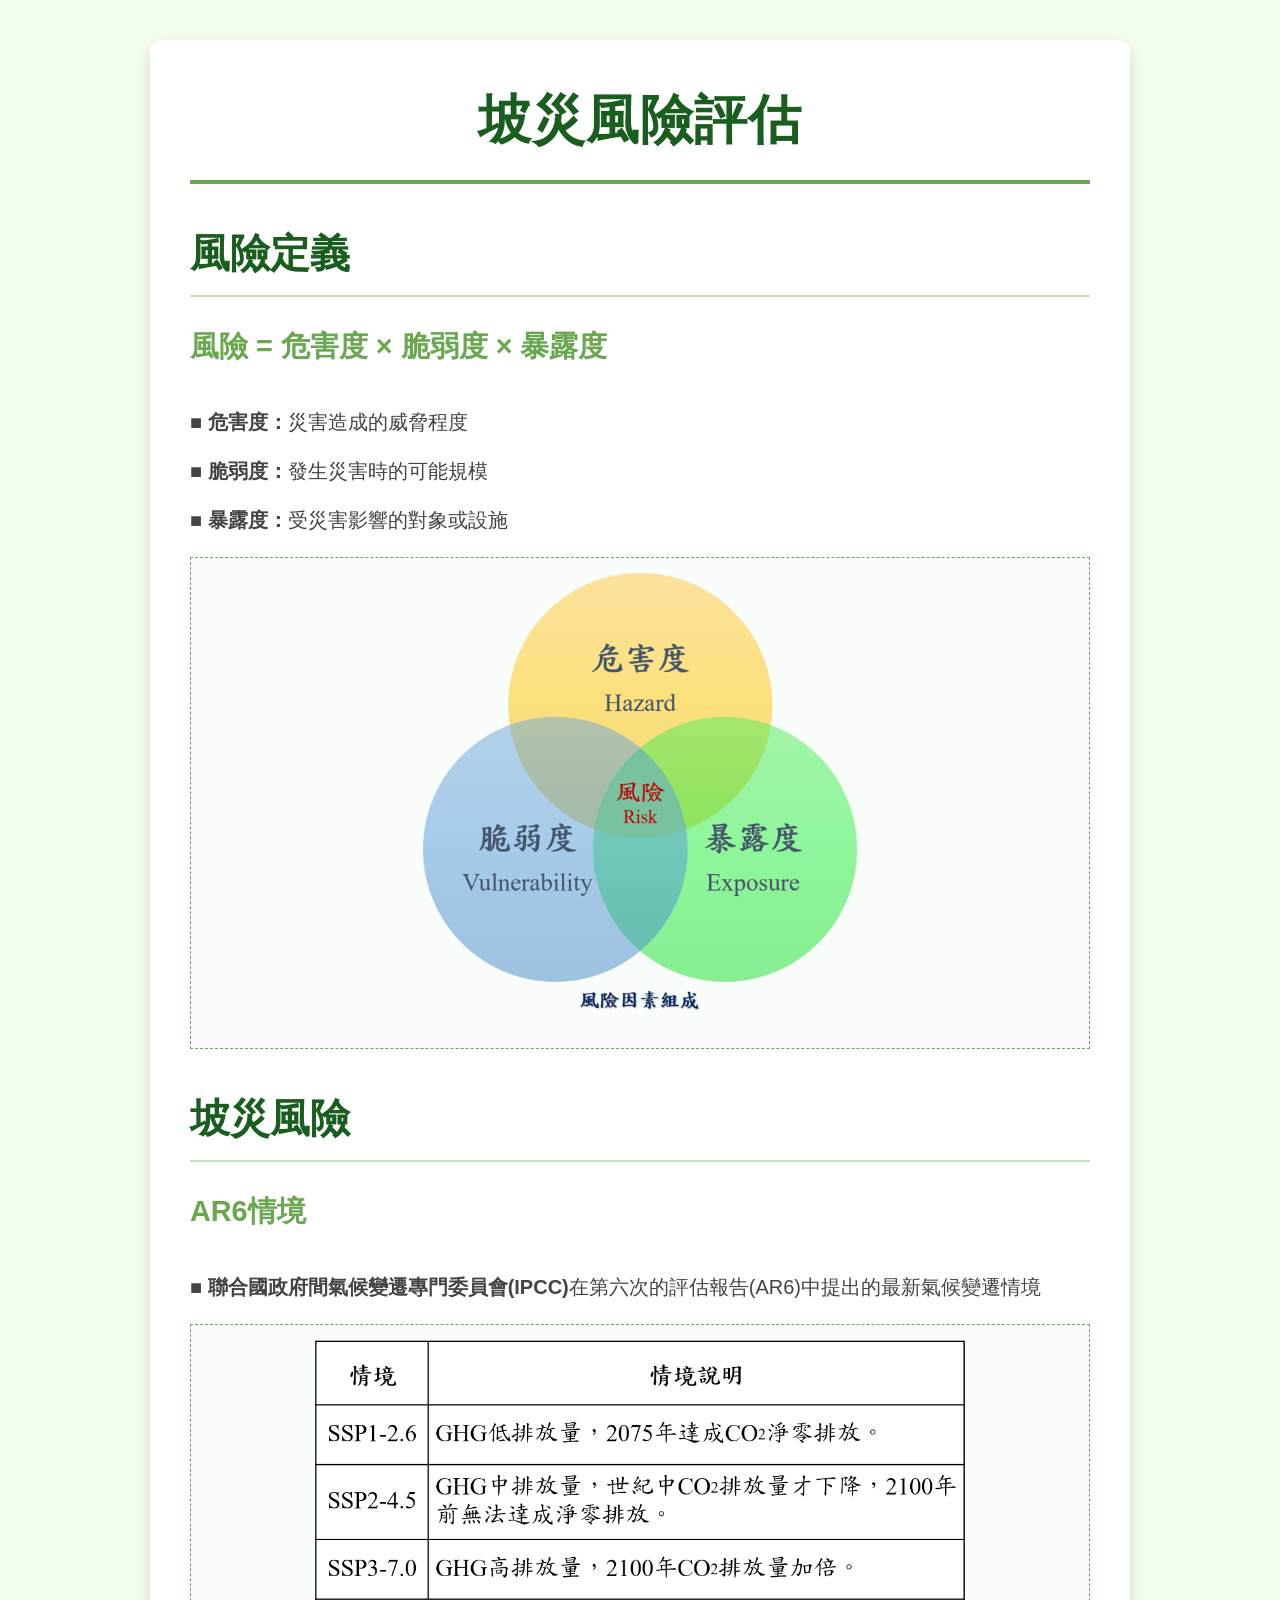
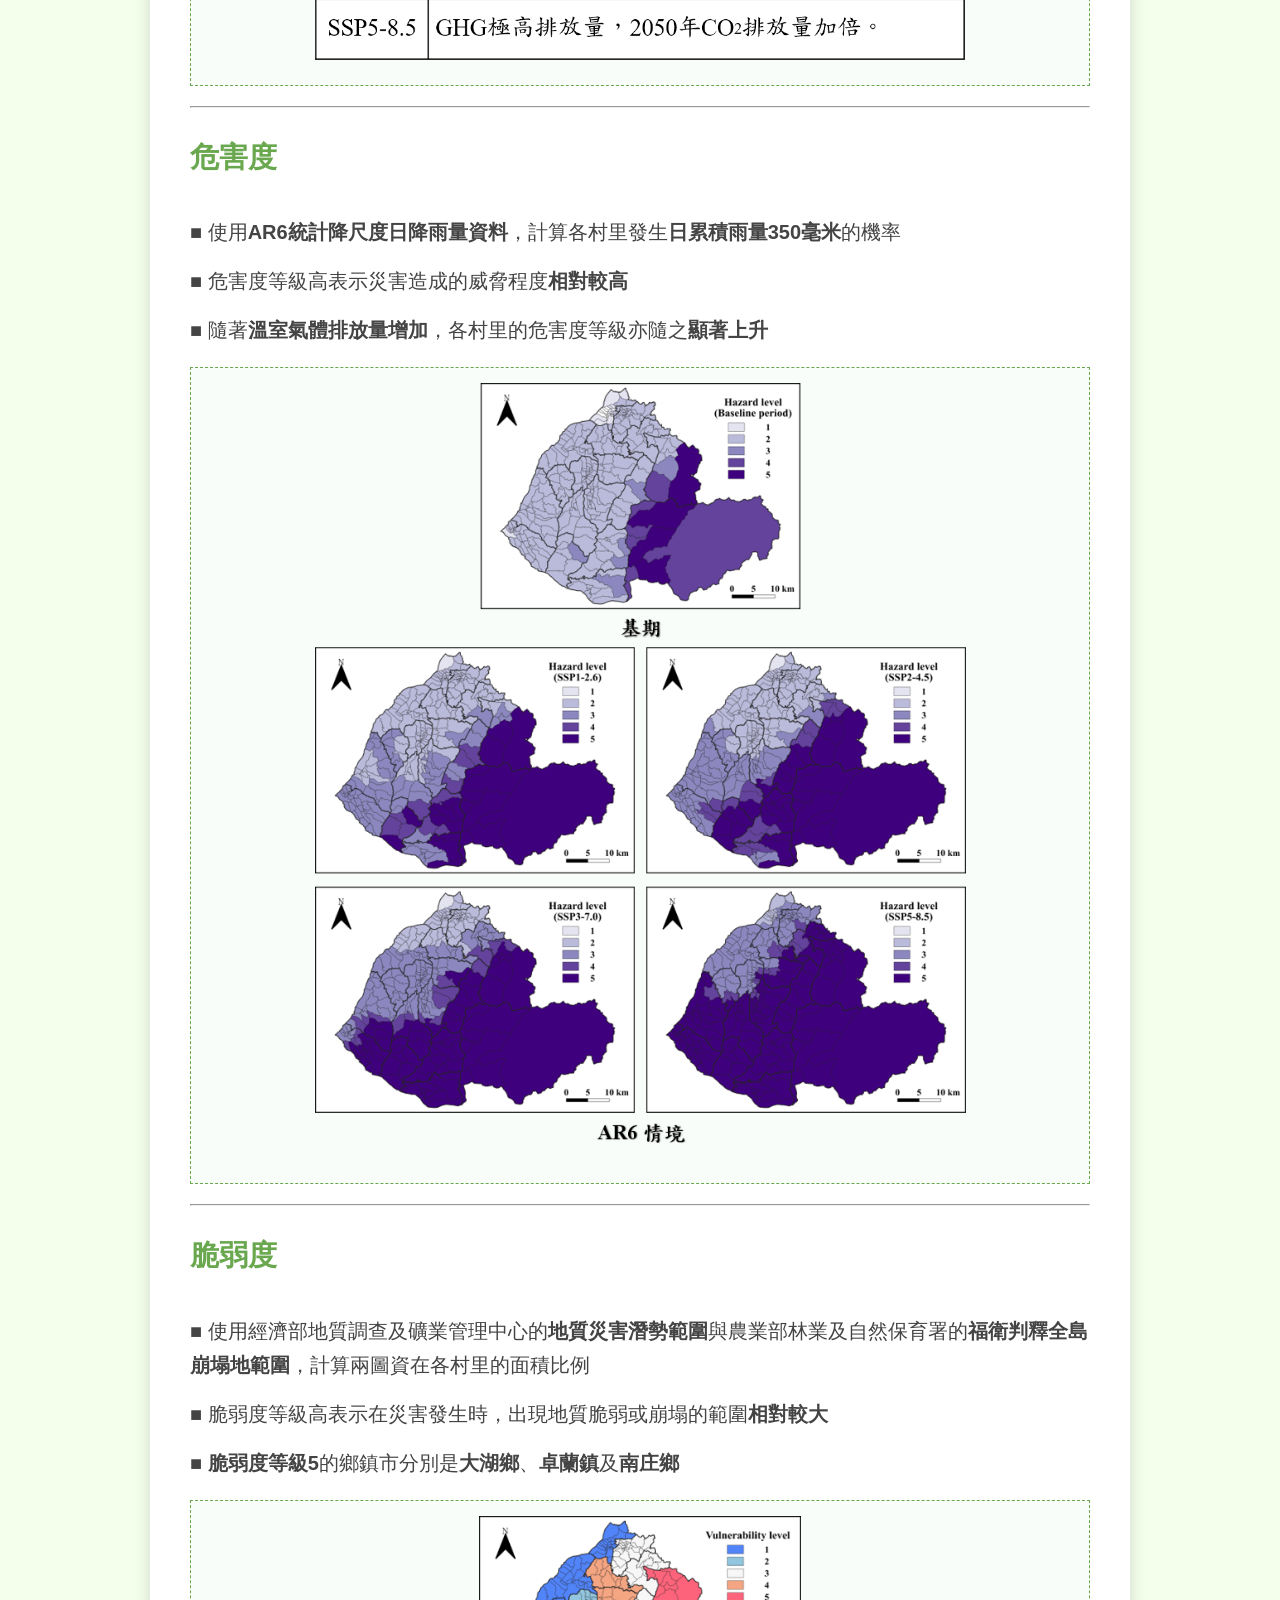
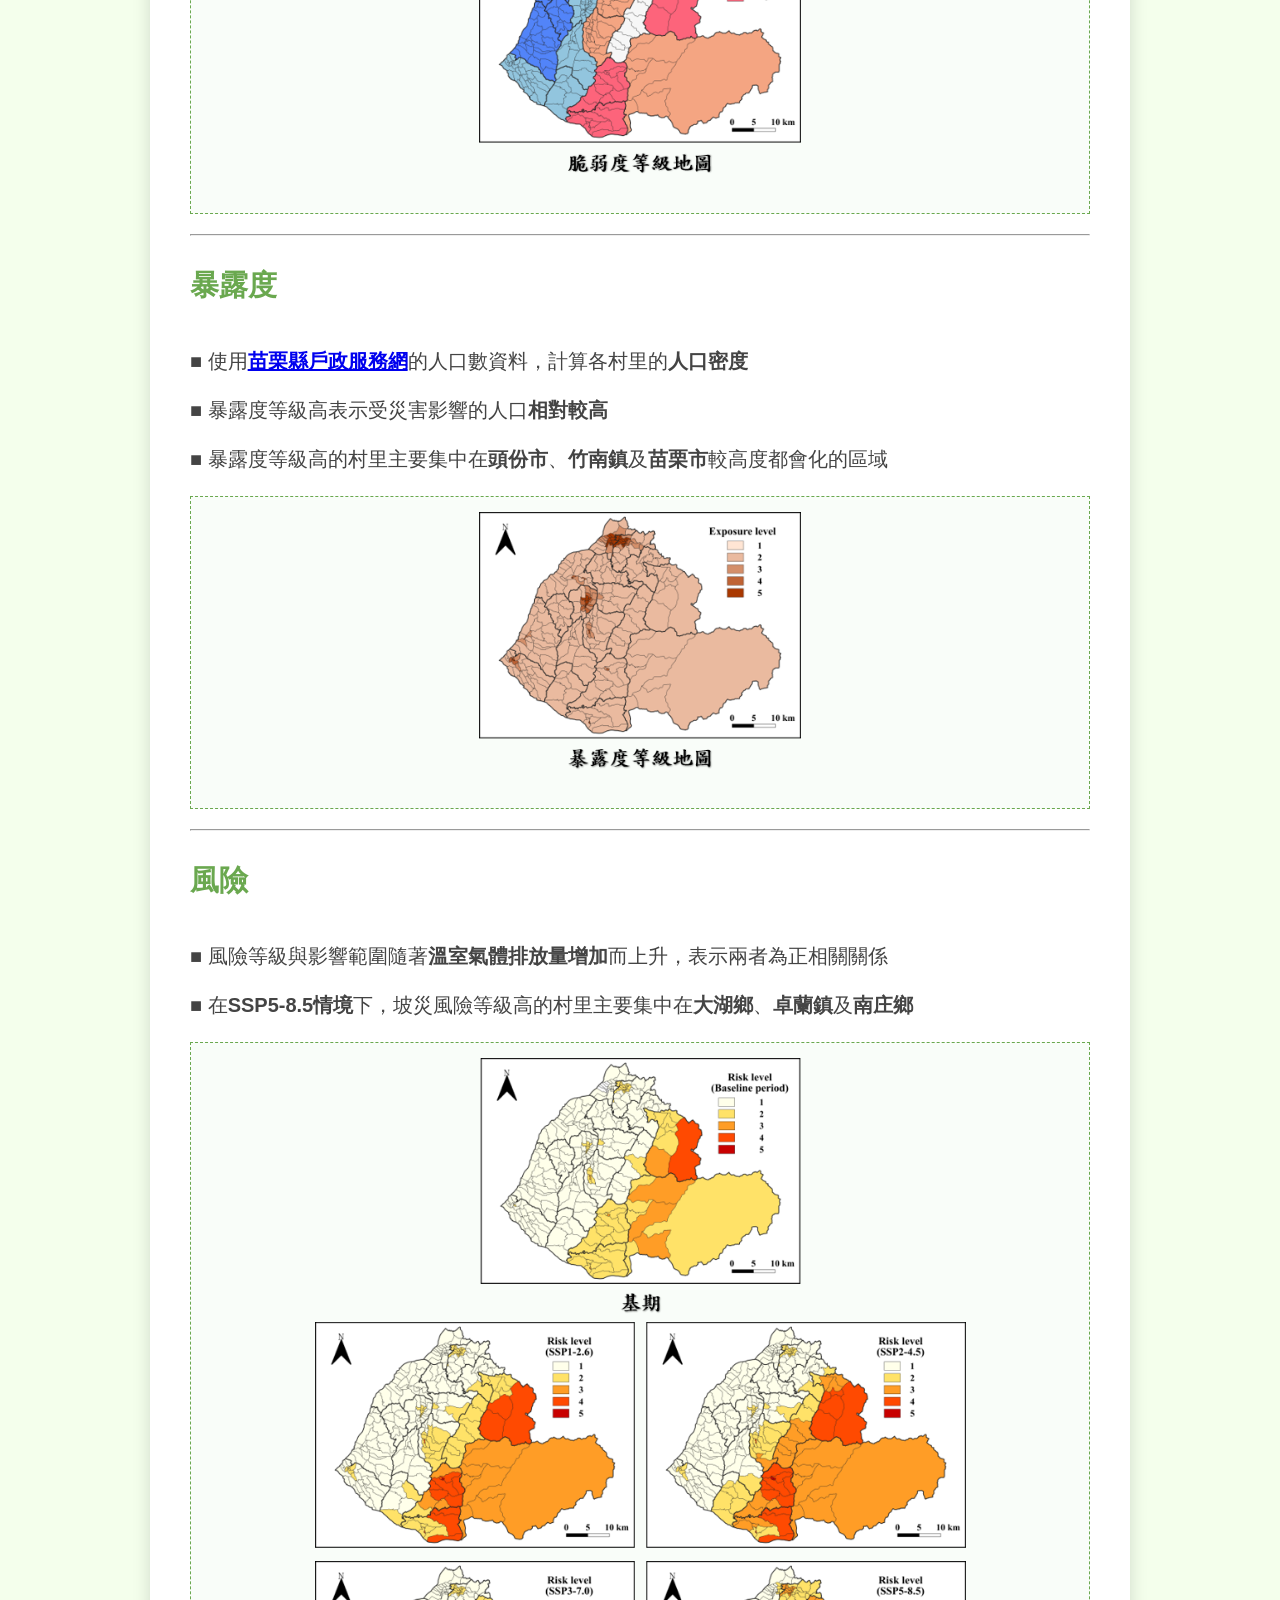
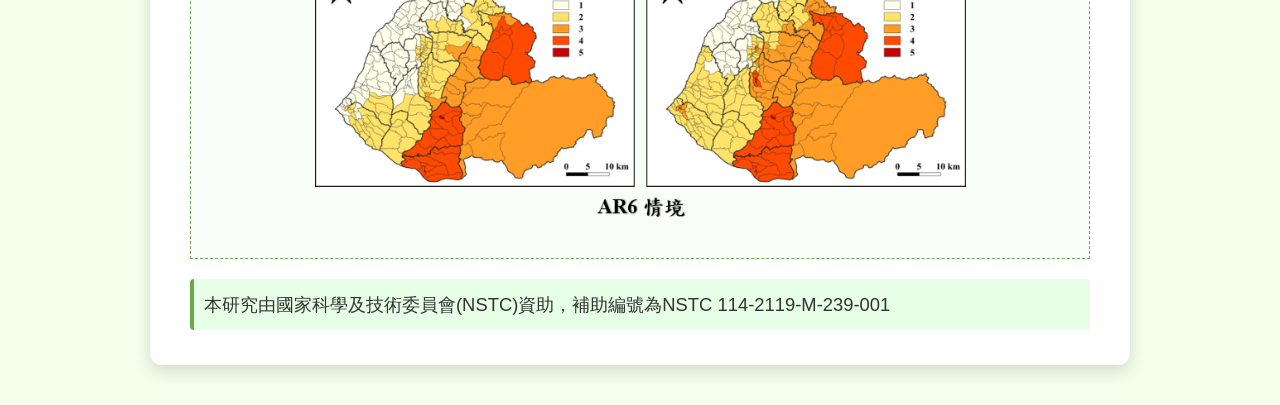
<file: SDRA.htm>
<!DOCTYPE html>
<html lang="zh-TW">
<head>
    <meta charset="UTF-8">
    <meta name="viewport" content="width=device-width, initial-scale=1.0">
    <title>坡災風險評估</title>
    <style>
        /* 基礎樣式 */
        body {
            font-family: '微軟正黑體', 'Arial', sans-serif;
            line-height: 1.7;
            margin: 0;
            padding: 40px 20px;
            background-color: #f4ffec; /* Light green background */
            color: #333;
        }
        .container {
            background: white;
            padding: 35px 40px;
            border-radius: 12px;
            box-shadow: 0 6px 18px rgba(0,0,0,0.15);
            max-width: 900px;
            margin: auto;
        }
        
        /* 標題樣式 */
        h1 {
            color: #1a5e1f; /* Dark green */
            border-bottom: 4px solid #6aa84f; /* Green separator */
            padding-bottom: 15px;
            text-align: center;
            font-size: 3.3em;
            margin-top: 0;
            letter-spacing: 1px;
        }
        
        /* 次標題樣式 */
        h2 {
            color: #1a5e1f; /* Dark green */
            border-bottom: 2px solid #c6e0b4;
            padding-bottom: 8px;
            margin-top: 35px;
            margin-bottom: 25px;
            font-size: 2.5em;
        }
        
        /* 三級標題樣式 */
        h3 {
            color: #6aa84f; /* Medium green */
            margin-top: 25px;
            font-size: 1.8em;
            padding-bottom: 5px;
        }
        
        /* 內文段落 */
        p {
            margin-top: 8px;
            font-size: 1.25em;
            color: #444;
            margin-bottom: 15px;
        }

        /* 備註樣式 */
        .note {
            font-size: 1.15em;
            color: #333;
            margin-top: 15px;
            padding: 10px;
            border-left: 4px solid #6aa84f; /* Green line */
            background-color: #e6ffe6;
            border-radius: 4px;
        }
        
        /* 圖片佔位符樣式 */
        .image-placeholder {
            text-align: center;
            margin: 20px 0;
            padding: 15px;
            border: 1px dashed #6aa84f;
            background-color: #f9fdf9;
            font-style: italic;
            color: #666;
        }
		
		img {
			width: 100%;
			margin-left: auto;
			margin-right: auto;
		}

    </style>
</head>
<body>

<div class="container">
    <h1>坡災風險評估</h1>

    <h2>風險定義</h2>

    <h3>風險 = 危害度 × 脆弱度 × 暴露度</h3>
    <p>■ <strong>危害度：</strong>災害造成的威脅程度</p>
	<p>■ <strong>脆弱度：</strong>發生災害時的可能規模</p>
	<p>■ <strong>暴露度：</strong>受災害影響的對象或設施</p>

    <div class="image-placeholder">
        <img src="images/FRA_01.webp" alt="風險因素組成圖" style="max-width:50%; height:auto;" />
    </div>

    <h2>坡災風險</h2>

    <h3>AR6情境</h3>
    <p>■ <strong>聯合國政府間氣候變遷專門委員會(IPCC)</strong>在第六次的評估報告(AR6)中提出的最新氣候變遷情境</p>
	
    <div class="image-placeholder">
        <img src="images/FRA_02.webp" alt="AR6氣候變遷情境" style="max-width:75%; height:auto;" />
    </div>

	<hr>

    <h3>危害度</h3>
	<p>■ 使用<strong>AR6統計降尺度日降雨量資料</strong>，計算各村里發生<strong>日累積雨量350毫米</strong>的機率</p>
	<p>■ 危害度等級高表示災害造成的威脅程度<strong>相對較高</strong></p>
	<p>■ 隨著<strong>溫室氣體排放量增加</strong>，各村里的危害度等級亦隨之<strong>顯著上升</strong></p>
	
    <div class="image-placeholder">
        <img src="images/SDRA_01.webp" alt="危害度等級地圖" style="max-width:75%; height:auto;" />
    </div>

    <hr>

    <h3>脆弱度</h3>
    <p>■ 使用經濟部地質調查及礦業管理中心的<strong>地質災害潛勢範圍</strong>與農業部林業及自然保育署的<strong>福衛判釋全島崩塌地範圍</strong>，計算兩圖資在各村里的面積比例</p>
	<p>■ 脆弱度等級高表示在災害發生時，出現地質脆弱或崩塌的範圍<strong>相對較大</strong></p>
	<p>■ <strong>脆弱度等級5</strong>的鄉鎮市分別是<strong>大湖鄉</strong>、<strong>卓蘭鎮</strong>及<strong>南庄鄉</strong></p>
	
    <div class="image-placeholder">
        <img src="images/SDRA_02.webp" alt="脆弱度等級地圖" style="max-width:37%; height:auto;" />
    </div>

    <hr>

    <h3>暴露度</h3>
    <p>■ 使用<strong><a href="https://mlhr.miaoli.gov.tw/" target="_blank" rel="noopener noreferrer">苗栗縣戶政服務網</a></strong>的人口數資料，計算各村里的<strong>人口密度</strong></p>
	<p>■ 暴露度等級高表示受災害影響的人口<strong>相對較高</strong></p>
	<p>■ 暴露度等級高的村里主要集中在<strong>頭份市</strong>、<strong>竹南鎮</strong>及<strong>苗栗市</strong>較高度都會化的區域</p>
	
    <div class="image-placeholder">
        <img src="images/FRA_05.webp" alt="暴露度等級地圖" style="max-width:37%; height:auto;" />
    </div>

    <hr>

    <h3>風險</h3>
    <p>■ 風險等級與影響範圍隨著<strong>溫室氣體排放量增加</strong>而上升，表示兩者為正相關關係</p>
	<p>■ 在<strong>SSP5-8.5情境</strong>下，坡災風險等級高的村里主要集中在<strong>大湖鄉</strong>、<strong>卓蘭鎮</strong>及<strong>南庄鄉</strong></p>
	
    <div class="image-placeholder">
        <img src="images/SDRA_03.webp" alt="AR6氣候變遷情境" style="max-width:75%; height:auto;" />
    </div>

    <div class="note">
        本研究由國家科學及技術委員會(NSTC)資助，補助編號為NSTC 114-2119-M-239-001
    </div>

</div>

</body>
</html>
</file>
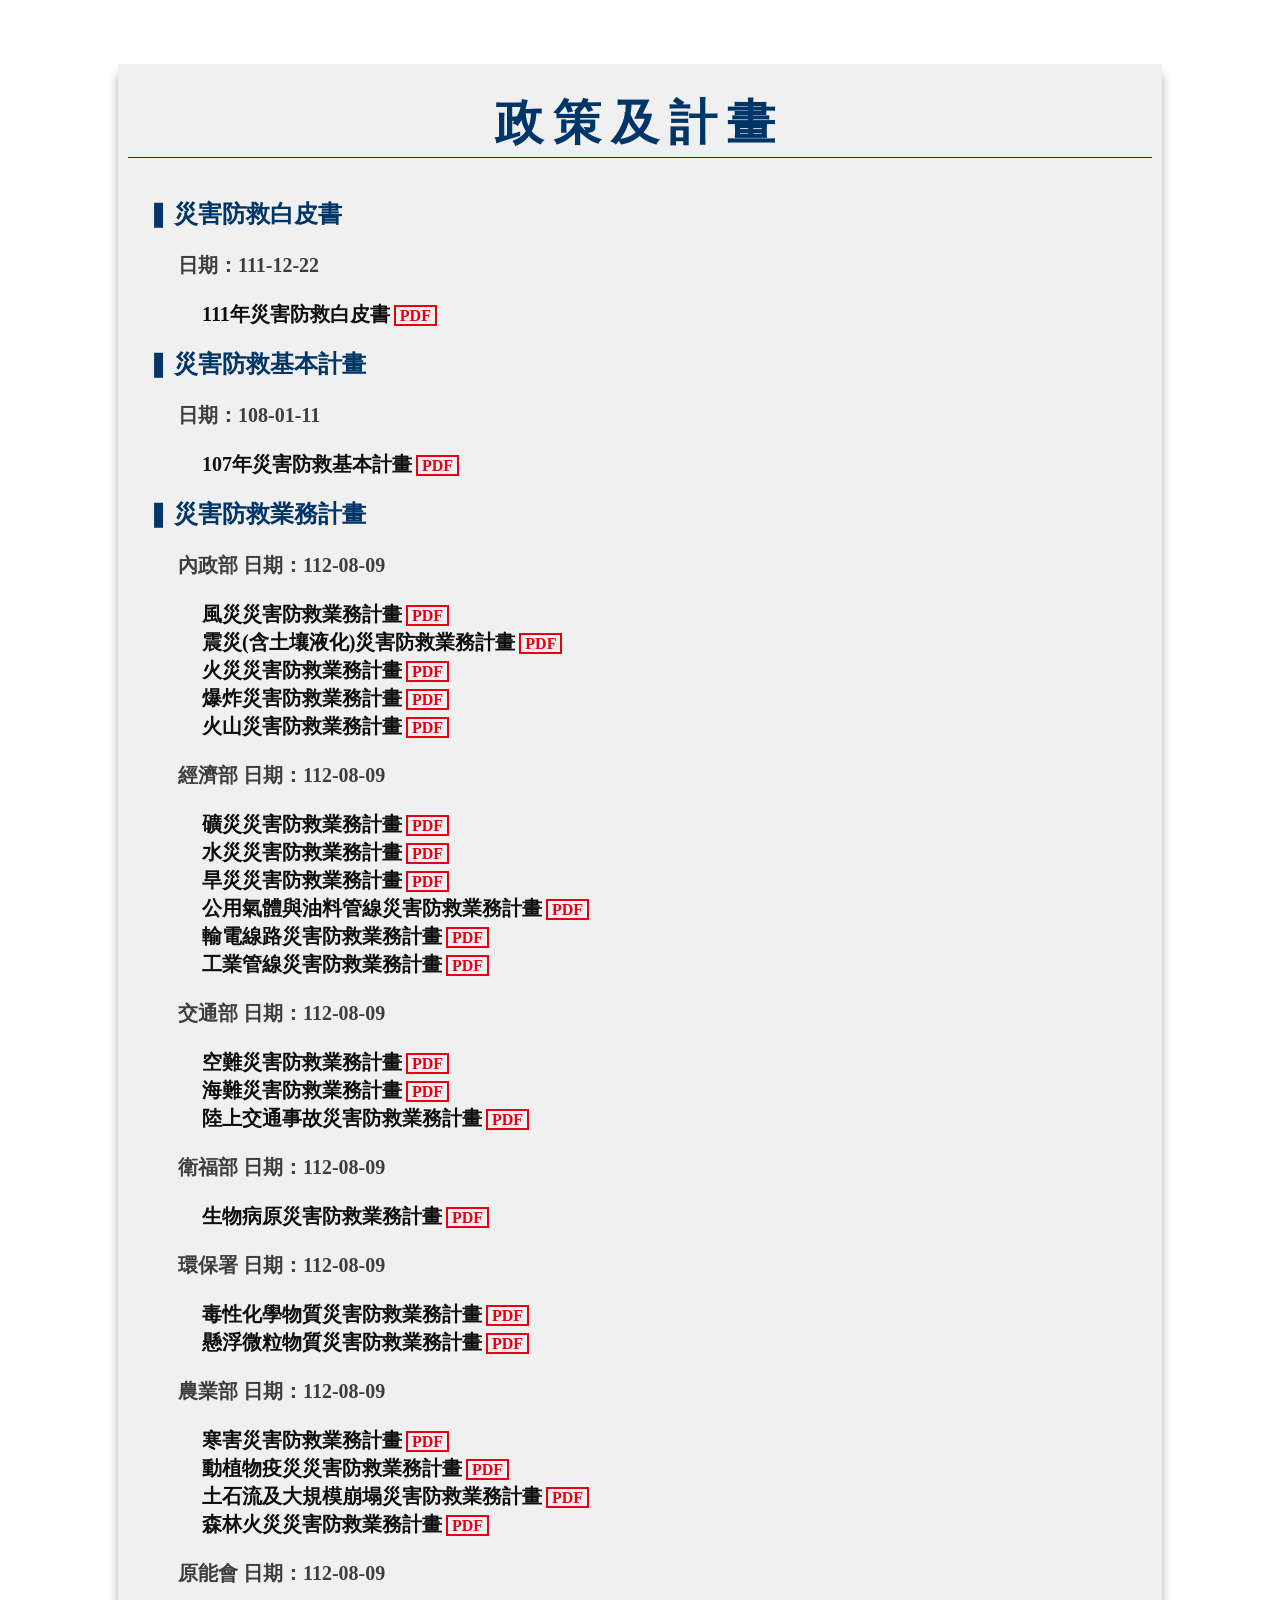
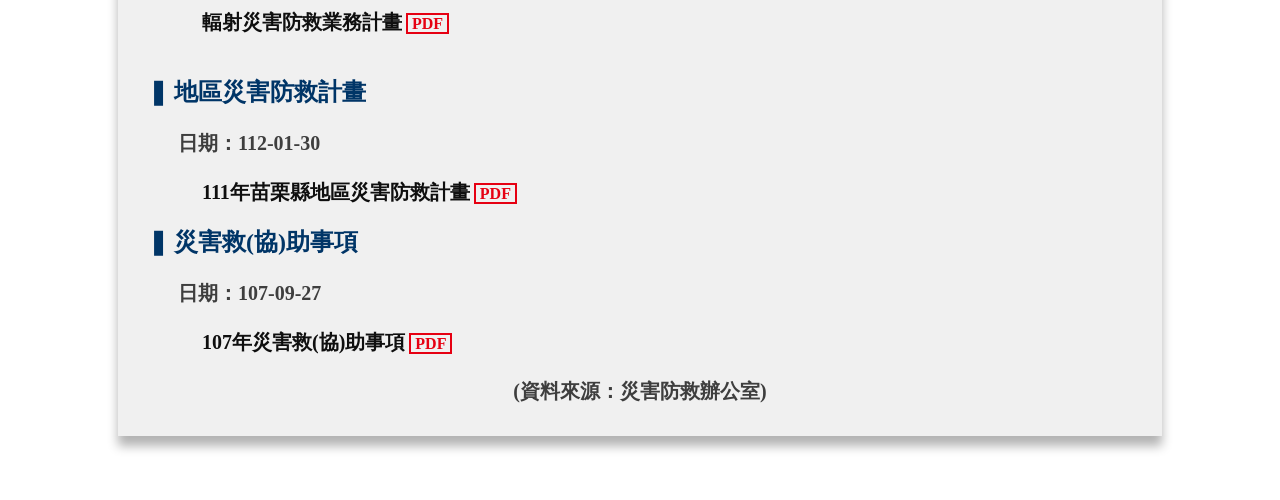
<file: 政策及計畫.html>
<!DOCTYPE html>
<html>
	<head>
		<meta charset="utf-8">
		<title>政策及計畫</title>
		<link href="styles/style.css" rel="stylesheet" type="text/css" />
	</head>
	<body>
		<div class="content">
			<div class="Title1">
				<h1>政策及計畫</h1>
			</div>

			<div class="Title2">❚ 災害防救白皮書</div>
				<p style="font-weight: bold;">日期：111-12-22</p>
				<div class="suboption">
					<li style="list-style-type: none; padding: 4px;"><a href="https://drive.google.com/file/d/10w2fT6ZAnKTSqhoQ7NEHWBYjOHI4N2JP/view?usp=drive_link" target="_blank">111年災害防救白皮書<i class="outline-pdf">PDF</i></a></li>
				</div>

			<div class="Title2">❚ 災害防救基本計畫</div>
				<p style="font-weight: bold;">日期：108-01-11</p>
				<div class="suboption">
					<li style="list-style-type: none; padding: 4px;"><a href="https://drive.google.com/file/d/1RFBtpE8qtbFTdtygwNf3pvEPBOr07y5Y/view?usp=drive_link" target="_blank">107年災害防救基本計畫<i class="outline-pdf">PDF</i></a></li>
				</div>

			<div class="Title2">❚ 災害防救業務計畫</div>
				<p style="font-weight: bold;">內政部 日期：112-08-09</p>
				<div class="suboption">
					<li style="list-style-type: none; padding: 4px;"><a href="https://drive.google.com/file/d/1zYxm359YgEPdl4bQpAXTzpltFi3mAOUc/view?usp=drive_link" target="_blank">風災災害防救業務計畫<i class="outline-pdf">PDF</i></a></li>
					<li style="list-style-type: none; padding: 4px;"><a href="https://drive.google.com/file/d/1UYdxpfN-skAnx0MSmvYekKBSjIecZ9Tf/view?usp=drive_link" target="_blank">震災(含土壤液化)災害防救業務計畫<i class="outline-pdf">PDF</i></a></li>
					<li style="list-style-type: none; padding: 4px;"><a href="https://drive.google.com/file/d/1A6GDQBGHakpdvRbiHkj-l9Mpl6J6mALu/view?usp=drive_link" target="_blank">火災災害防救業務計畫<i class="outline-pdf">PDF</i></a></li>
					<li style="list-style-type: none; padding: 4px;"><a href="https://drive.google.com/file/d/1N9WaRGJubIfQA6fDfHDdpO5-YFCKLd5x/view?usp=drive_link" target="_blank">爆炸災害防救業務計畫<i class="outline-pdf">PDF</i></a></li>
					<li style="list-style-type: none; padding: 4px;"><a href="https://drive.google.com/file/d/1Kn2wBni_CzUHpwhs1_p4T35WEoq0kzW3/view?usp=drive_link" target="_blank">火山災害防救業務計畫<i class="outline-pdf">PDF</i></a></li>
				</div>
				<p></p>

				<p style="font-weight: bold;">經濟部 日期：112-08-09</p>
				<div class="suboption">
					<li style="list-style-type: none; padding: 4px;"><a href="https://drive.google.com/file/d/1HlRfUfYB8p0RDuRD0v9Ewp7uXRhJtyvk/view?usp=drive_link" target="_blank">礦災災害防救業務計畫<i class="outline-pdf">PDF</i></a></li>
					<li style="list-style-type: none; padding: 4px;"><a href="https://drive.google.com/file/d/1gjYatob-ZyTzJeday6p_f8qScgliihPE/view?usp=drive_link" target="_blank">水災災害防救業務計畫<i class="outline-pdf">PDF</i></a></li>
					<li style="list-style-type: none; padding: 4px;"><a href="https://drive.google.com/file/d/1eI9PCj-IAVKoEGY8-Uq7TBh__tsCC3yq/view?usp=drive_link" target="_blank">旱災災害防救業務計畫<i class="outline-pdf">PDF</i></a></li>
					<li style="list-style-type: none; padding: 4px;"><a href="https://drive.google.com/file/d/13Gd6Rer64NtgsOtD0_k1QeP_2i61426n/view?usp=drive_link" target="_blank">公用氣體與油料管線災害防救業務計畫<i class="outline-pdf">PDF</i></a></li>
					<li style="list-style-type: none; padding: 4px;"><a href="https://drive.google.com/file/d/1ATCFU0xglBH4LQ8ZaVyxlW0gY7yj1RPh/view?usp=drive_link" target="_blank">輸電線路災害防救業務計畫<i class="outline-pdf">PDF</i></a></li>
					<li style="list-style-type: none; padding: 4px;"><a href="https://drive.google.com/file/d/1MsBnCsY9ub73l_eQAWbyDQN0ZrLVsr4S/view?usp=drive_link" target="_blank">工業管線災害防救業務計畫<i class="outline-pdf">PDF</i></a></li>
				</div>
				<p></p>

				<p style="font-weight: bold;">交通部 日期：112-08-09</p>
				<div class="suboption">
					<li style="list-style-type: none; padding: 4px;"><a href="https://drive.google.com/file/d/1QxkOGLYT9rEJdN88kMey6GaC7amL4tcJ/view?usp=drive_link" target="_blank">空難災害防救業務計畫<i class="outline-pdf">PDF</i></a></li>
					<li style="list-style-type: none; padding: 4px;"><a href="https://drive.google.com/file/d/1gHjrR_tVVUaStxLZ2qsB0Mk7ucEAX7oC/view?usp=drive_link" target="_blank">海難災害防救業務計畫<i class="outline-pdf">PDF</i></a></li>
					<li style="list-style-type: none; padding: 4px;"><a href="https://drive.google.com/file/d/18P_qJsILMLGsoajSNqKspczByOuw6b_t/view?usp=drive_link" target="_blank">陸上交通事故災害防救業務計畫<i class="outline-pdf">PDF</i></a></li>
				</div>
				<p></p>

				<p style="font-weight: bold;">衛福部 日期：112-08-09</p>
				<div class="suboption">
					<li style="list-style-type: none; padding: 4px;"><a href="https://drive.google.com/file/d/1TBGdY29xIK0uxTIrDlAikgJXh4B3We13/view?usp=drive_link" target="_blank">生物病原災害防救業務計畫<i class="outline-pdf">PDF</i></a></li>
				</div>
				<p></p>

				<p style="font-weight: bold;">環保署 日期：112-08-09</p>
				<div class="suboption">
					<li style="list-style-type: none; padding: 4px;"><a href="https://drive.google.com/file/d/1W0OtA6YHC9SBwmhUXnJILbXeRg_tHOr-/view?usp=drive_link" target="_blank">毒性化學物質災害防救業務計畫<i class="outline-pdf">PDF</i></a></li>
					<li style="list-style-type: none; padding: 4px;"><a href="https://drive.google.com/file/d/1jtfb6Mq7Arwt_K8TNmheganSUKDKyA9q/view?usp=drive_link" target="_blank">懸浮微粒物質災害防救業務計畫<i class="outline-pdf">PDF</i></a></li>
				</div>
				<p></p>

				<p style="font-weight: bold;">農業部 日期：112-08-09</p>
				<div class="suboption">
					<li style="list-style-type: none; padding: 4px;"><a href="https://drive.google.com/file/d/1mp7nudo8JywK5ci1qtDMyUuMMDpSoRkN/view?usp=drive_link" target="_blank">寒害災害防救業務計畫<i class="outline-pdf">PDF</i></a></li>
					<li style="list-style-type: none; padding: 4px;"><a href="https://drive.google.com/file/d/1YUMJgS60KiL1fjw6uRxF1HvJD1X7du7F/view?usp=drive_link" target="_blank">動植物疫災災害防救業務計畫<i class="outline-pdf">PDF</i></a></li>
					<li style="list-style-type: none; padding: 4px;"><a href="https://drive.google.com/file/d/1ZLNnfJhFm8Bc7WfTXOyQti0ope9jxfQ3/view?usp=drive_link" target="_blank">土石流及大規模崩塌災害防救業務計畫<i class="outline-pdf">PDF</i></a></li>
					<li style="list-style-type: none; padding: 4px;"><a href="https://drive.google.com/file/d/19A1jJhad3FYmkra2AzPOLlxgn449gC9U/view?usp=drive_link" target="_blank">森林火災災害防救業務計畫<i class="outline-pdf">PDF</i></a></li>
				</div>
				<p></p>

				<p style="font-weight: bold;">原能會 日期：112-08-09</p>
				<div class="suboption">
					<li style="list-style-type: none; padding: 4px;"><a href="https://drive.google.com/file/d/1PYAS39xR755GGaV54T2-yncNbVZ29f2b/view?usp=drive_link" target="_blank">輻射災害防救業務計畫<i class="outline-pdf">PDF</i></a></li>
				</div>
				<p></p>

			<div class="Title2">❚ 地區災害防救計畫</div>
				<p style="font-weight: bold;">日期：112-01-30</p>
				<div class="suboption">
					<li style="list-style-type: none; padding: 4px;"><a href="https://drive.google.com/file/d/1n3bE5vp1BvptMruHVUcZ3Q1IKROObfLz/view?usp=drive_link" target="_blank">111年苗栗縣地區災害防救計畫<i class="outline-pdf">PDF</i></a></li>
				</div>

			<div class="Title2">❚ 災害救(協)助事項</div>
				<p style="font-weight: bold;">日期：107-09-27</p>
				<div class="suboption">
					<li style="list-style-type: none; padding: 4px;"><a href="https://drive.google.com/file/d/1TDG1OmJjUoQY5CObf6Wmf0oDpH7LNhfk/view?usp=drive_link" target="_blank">107年災害救(協)助事項<i class="outline-pdf">PDF</i></a></li>
				</div>
				<p></p>

			<p style="font-weight: bold; text-align: center;">(資料來源：災害防救辦公室)</p>
		</div>
	</body>
</html>
</file>
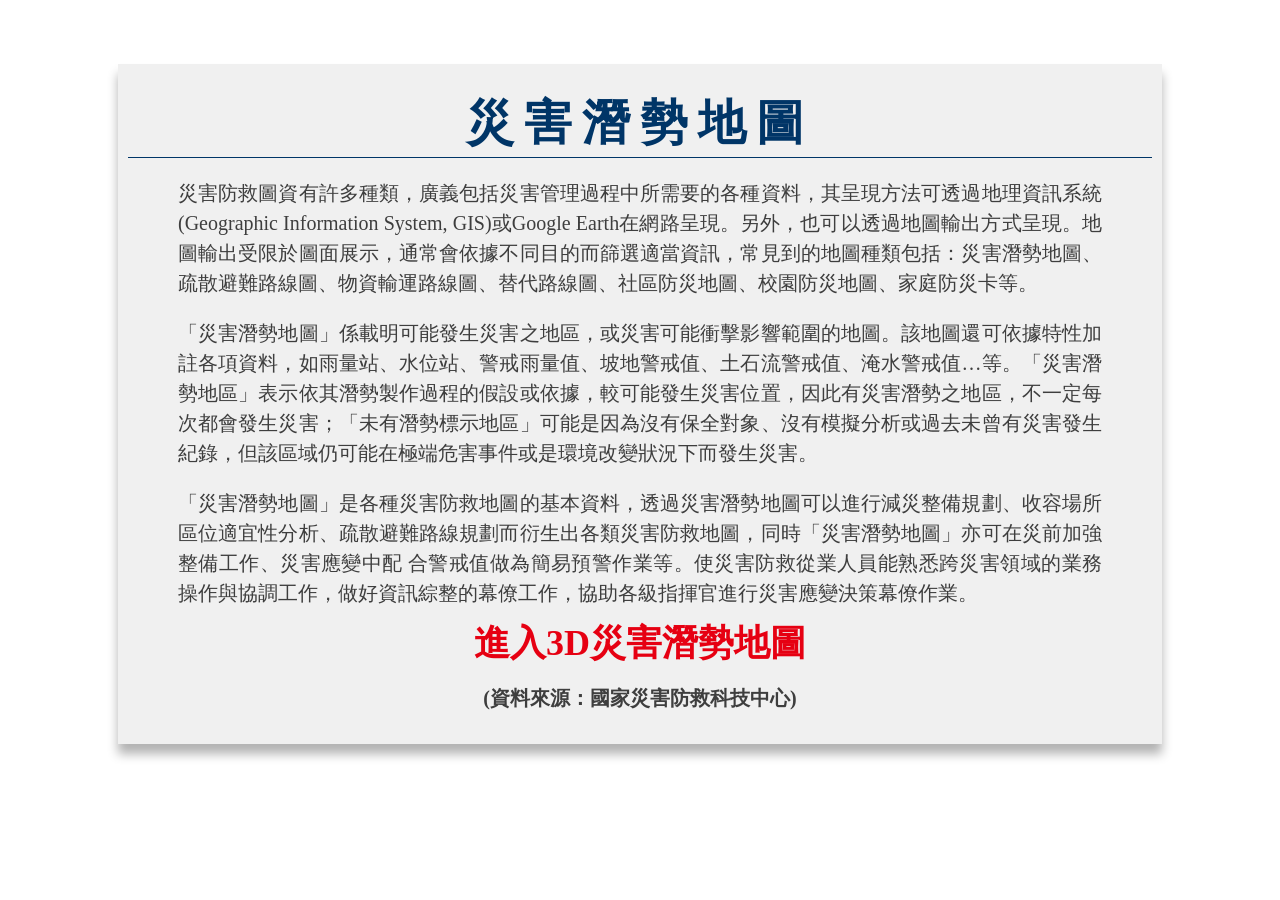
<file: 災害潛勢地圖.html>
<!DOCTYPE html>
<html>
	<head>
		<meta charset="utf-8">
		<title>災害潛勢地圖</title>
		<link href="styles/style.css" rel="stylesheet" type="text/css" />
	</head>
	<body>
		<div class="content">
			<div class="Title1">
				<h1>災害潛勢地圖</h1>
			</div>

			<p>災害防救圖資有許多種類，廣義包括災害管理過程中所需要的各種資料，其呈現方法可透過地理資訊系統(Geographic Information System, GIS)或Google Earth在網路呈現。另外，也可以透過地圖輸出方式呈現。地圖輸出受限於圖面展示，通常會依據不同目的而篩選適當資訊，常見到的地圖種類包括：災害潛勢地圖、疏散避難路線圖、物資輸運路線圖、替代路線圖、社區防災地圖、校園防災地圖、家庭防災卡等。</p>
			<p>「災害潛勢地圖」係載明可能發生災害之地區，或災害可能衝擊影響範圍的地圖。該地圖還可依據特性加註各項資料，如雨量站、水位站、警戒雨量值、坡地警戒值、土石流警戒值、淹水警戒值…等。「災害潛勢地區」表示依其潛勢製作過程的假設或依據，較可能發生災害位置，因此有災害潛勢之地區，不一定每次都會發生災害；「未有潛勢標示地區」可能是因為沒有保全對象、沒有模擬分析或過去未曾有災害發生紀錄，但該區域仍可能在極端危害事件或是環境改變狀況下而發生災害。</p>
			<p>「災害潛勢地圖」是各種災害防救地圖的基本資料，透過災害潛勢地圖可以進行減災整備規劃、收容場所區位適宜性分析、疏散避難路線規劃而衍生出各類災害防救地圖，同時「災害潛勢地圖」亦可在災前加強整備工作、災害應變中配 合警戒值做為簡易預警作業等。使災害防救從業人員能熟悉跨災害領域的業務操作與協調工作，做好資訊綜整的幕僚工作，協助各級指揮官進行災害應變決策幕僚作業。</p>

			<p style="text-align: center;"><a href="https://dmap.ncdr.nat.gov.tw/1109/map/" style="font-size: 36px; font-weight: bold; color: #E60012;">進入3D災害潛勢地圖</a></p>

			<p style="font-weight: bold; text-align: center;">(資料來源：國家災害防救科技中心)</p>
		</div>
	</body>
</html>
</file>
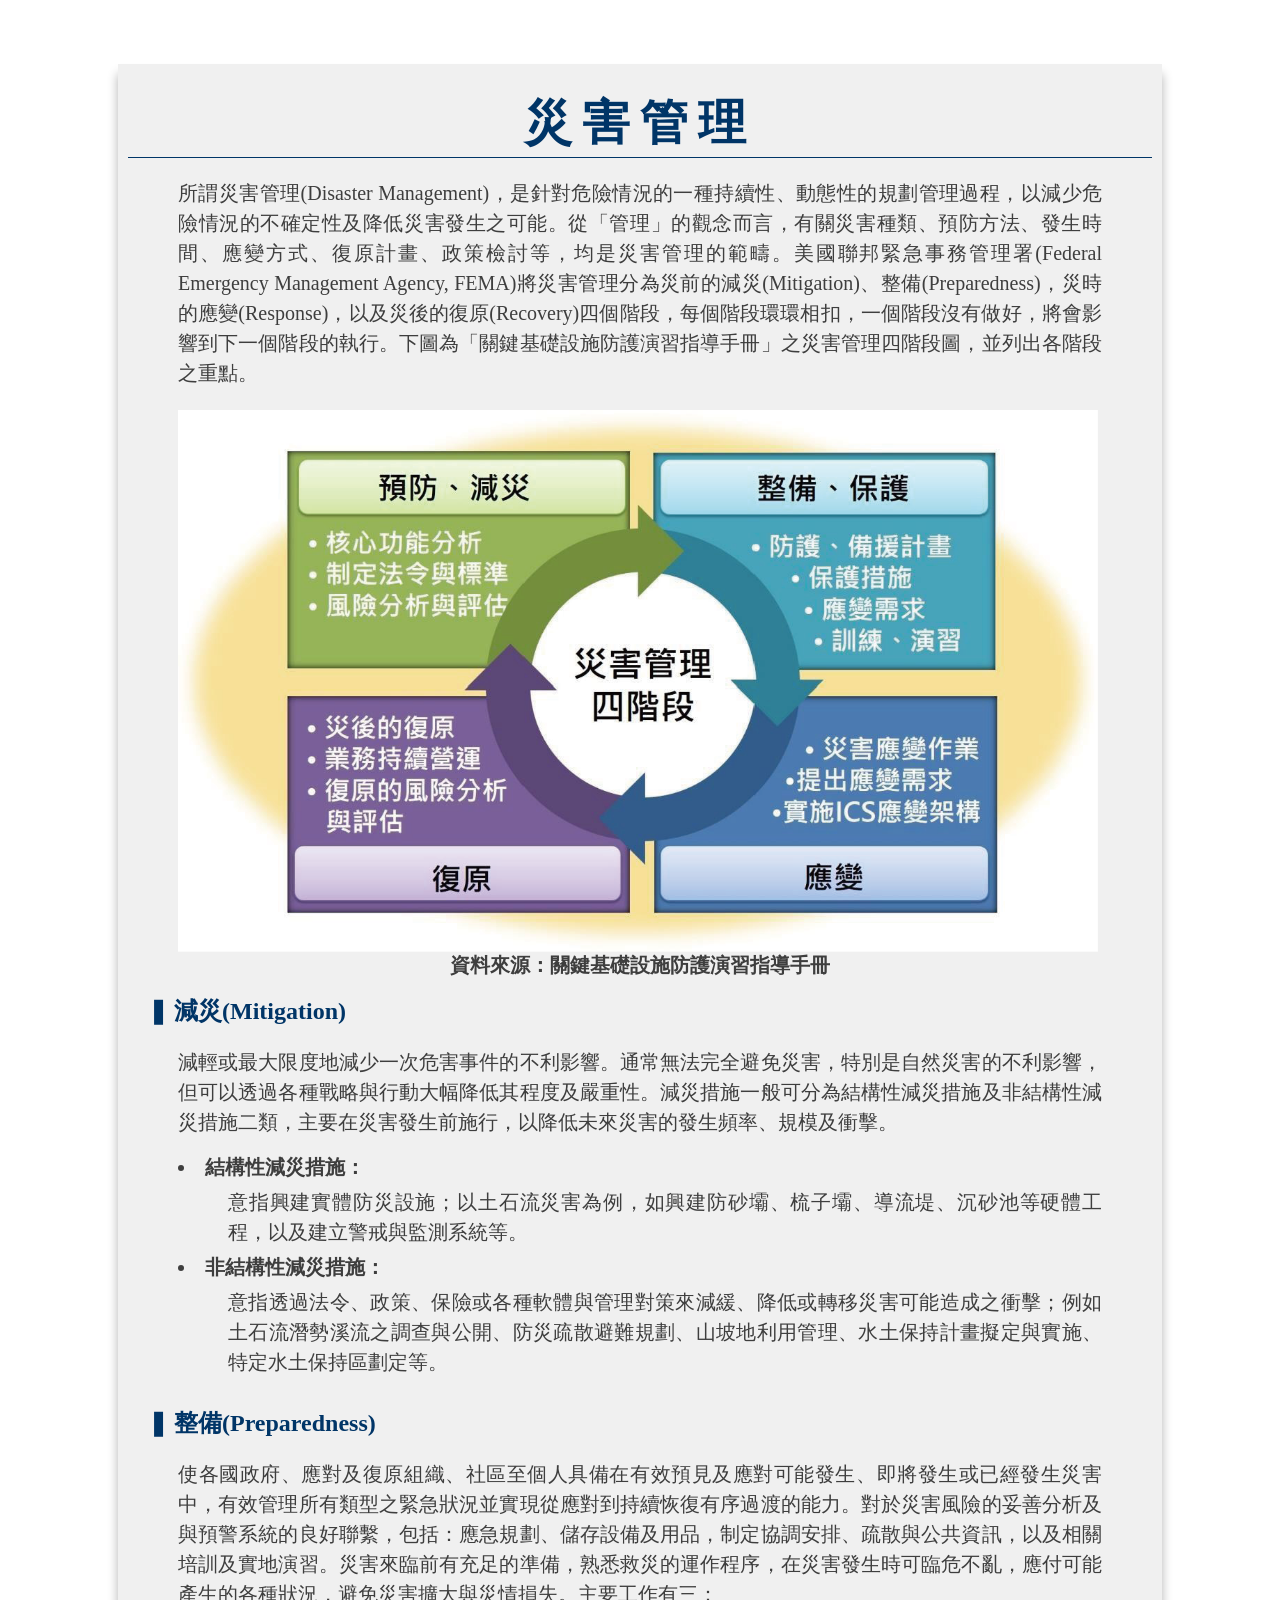
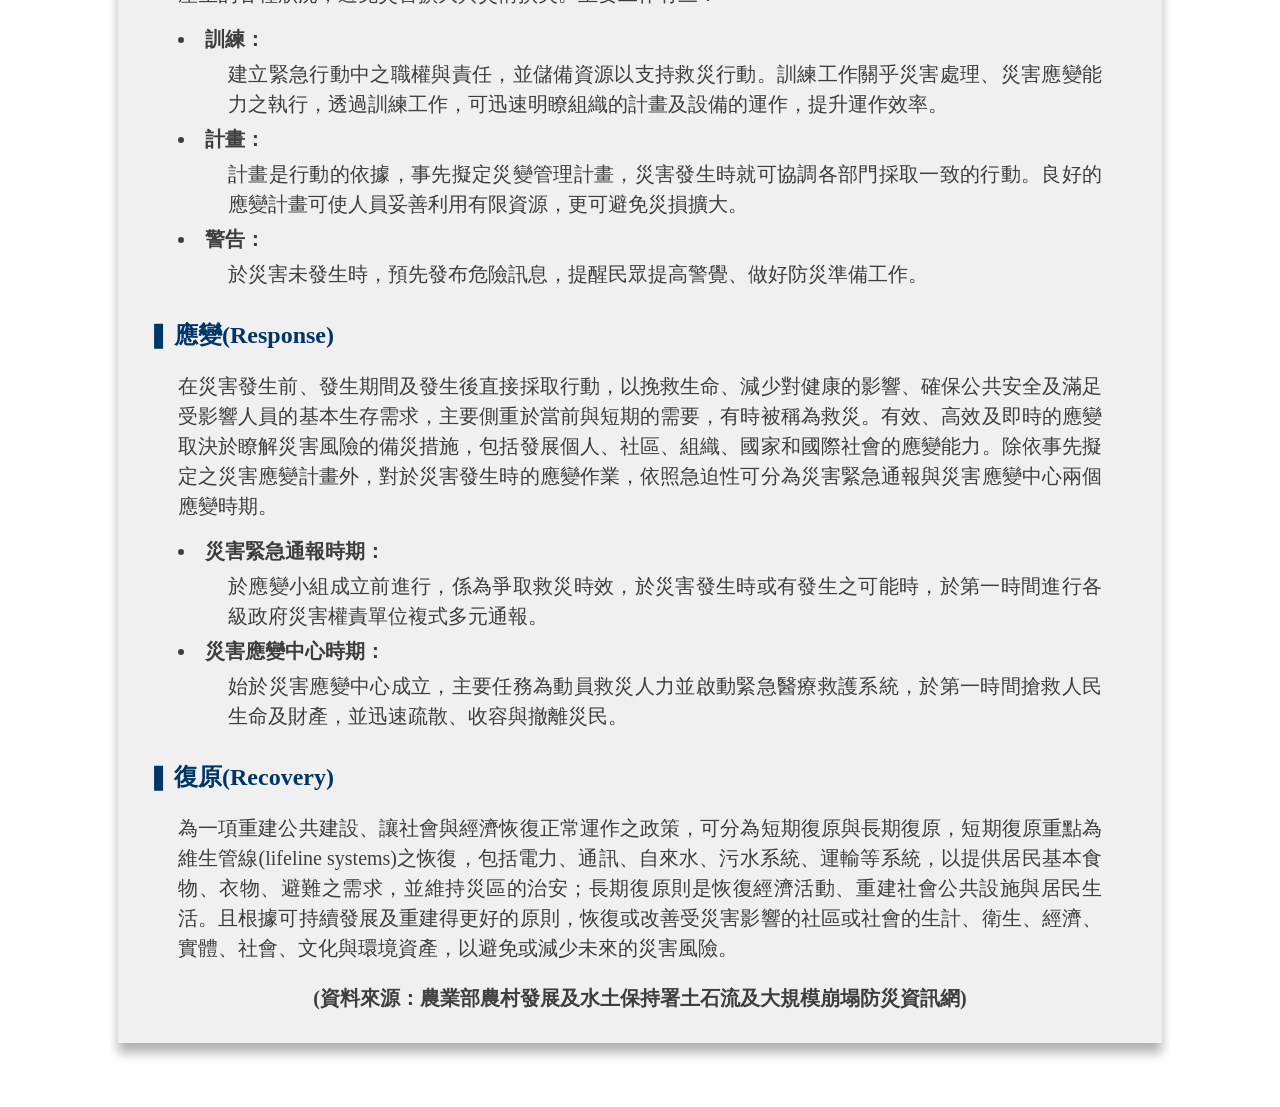
<file: 災害管理.html>
<!DOCTYPE html>
<html>
	<head>
		<meta charset="utf-8">
		<title>災害管理</title>
		<link href="styles/style.css" rel="stylesheet" type="text/css" />
	</head>
	<body>
		<div class="content">
			<div class="Title1">
				<h1>災害管理</h1>
			</div>

			<p>所謂災害管理(Disaster Management)，是針對危險情況的一種持續性、動態性的規劃管理過程，以減少危險情況的不確定性及降低災害發生之可能。從「管理」的觀念而言，有關災害種類、預防方法、發生時間、應變方式、復原計畫、政策檢討等，均是災害管理的範疇。美國聯邦緊急事務管理署(Federal Emergency Management Agency, FEMA)將災害管理分為災前的減災(Mitigation)、整備(Preparedness)，災時的應變(Response)，以及災後的復原(Recovery)四個階段，每個階段環環相扣，一個階段沒有做好，將會影響到下一個階段的執行。下圖為「關鍵基礎設施防護演習指導手冊」之災害管理四階段圖，並列出各階段之重點。</p>

			<div class="figure1">
				<img src="images/Disaster_admin_img.svg" alt="災害管理四階段" />
				<text>資料來源：關鍵基礎設施防護演習指導手冊</text>
			</div>

			<div class="Title2">❚ 減災(Mitigation)</div>
				<p>減輕或最大限度地減少一次危害事件的不利影響。通常無法完全避免災害，特別是自然災害的不利影響，但可以透過各種戰略與行動大幅降低其程度及嚴重性。減災措施一般可分為結構性減災措施及非結構性減災措施二類，主要在災害發生前施行，以降低未來災害的發生頻率、規模及衝擊。</p>
				<div class="suboption">
					<li>結構性減災措施：</li>
					<p>意指興建實體防災設施；以土石流災害為例，如興建防砂壩、梳子壩、導流堤、沉砂池等硬體工程，以及建立警戒與監測系統等。</p>
					<li>非結構性減災措施：</li>
					<p>意指透過法令、政策、保險或各種軟體與管理對策來減緩、降低或轉移災害可能造成之衝擊；例如土石流潛勢溪流之調查與公開、防災疏散避難規劃、山坡地利用管理、水土保持計畫擬定與實施、特定水土保持區劃定等。</p>
				</div>

			<div class="Title2">❚ 整備(Preparedness)</div>
				<p>使各國政府、應對及復原組織、社區至個人具備在有效預見及應對可能發生、即將發生或已經發生災害中，有效管理所有類型之緊急狀況並實現從應對到持續恢復有序過渡的能力。對於災害風險的妥善分析及與預警系統的良好聯繫，包括：應急規劃、儲存設備及用品，制定協調安排、疏散與公共資訊，以及相關培訓及實地演習。災害來臨前有充足的準備，熟悉救災的運作程序，在災害發生時可臨危不亂，應付可能產生的各種狀況，避免災害擴大與災情損失。主要工作有三：</p>
				<div class="suboption">
					<li>訓練：</li>
					<p>建立緊急行動中之職權與責任，並儲備資源以支持救災行動。訓練工作關乎災害處理、災害應變能力之執行，透過訓練工作，可迅速明瞭組織的計畫及設備的運作，提升運作效率。</p>
					<li>計畫：</li>
					<p>計畫是行動的依據，事先擬定災變管理計畫，災害發生時就可協調各部門採取一致的行動。良好的應變計畫可使人員妥善利用有限資源，更可避免災損擴大。</p>
					<li>警告：</li>
					<p>於災害未發生時，預先發布危險訊息，提醒民眾提高警覺、做好防災準備工作。</p>
				</div>

			<div class="Title2">❚ 應變(Response)</div>
				<p>在災害發生前、發生期間及發生後直接採取行動，以挽救生命、減少對健康的影響、確保公共安全及滿足受影響人員的基本生存需求，主要側重於當前與短期的需要，有時被稱為救災。有效、高效及即時的應變取決於瞭解災害風險的備災措施，包括發展個人、社區、組織、國家和國際社會的應變能力。除依事先擬定之災害應變計畫外，對於災害發生時的應變作業，依照急迫性可分為災害緊急通報與災害應變中心兩個應變時期。</p>
				<div class="suboption">
					<li>災害緊急通報時期：</li>
					<p>於應變小組成立前進行，係為爭取救災時效，於災害發生時或有發生之可能時，於第一時間進行各級政府災害權責單位複式多元通報。</p>
					<li>災害應變中心時期：</li>
					<p>始於災害應變中心成立，主要任務為動員救災人力並啟動緊急醫療救護系統，於第一時間搶救人民生命及財產，並迅速疏散、收容與撤離災民。</p>
				</div>

			<div class="Title2">❚ 復原(Recovery)</div>
				<p>為一項重建公共建設、讓社會與經濟恢復正常運作之政策，可分為短期復原與長期復原，短期復原重點為維生管線(lifeline systems)之恢復，包括電力、通訊、自來水、污水系統、運輸等系統，以提供居民基本食物、衣物、避難之需求，並維持災區的治安；長期復原則是恢復經濟活動、重建社會公共設施與居民生活。且根據可持續發展及重建得更好的原則，恢復或改善受災害影響的社區或社會的生計、衛生、經濟、實體、社會、文化與環境資產，以避免或減少未來的災害風險。</p>

			<p style="font-weight: bold; text-align: center;">(資料來源：農業部農村發展及水土保持署土石流及大規模崩塌防災資訊網)</p>
		</div>
	</body>
</html>
</file>
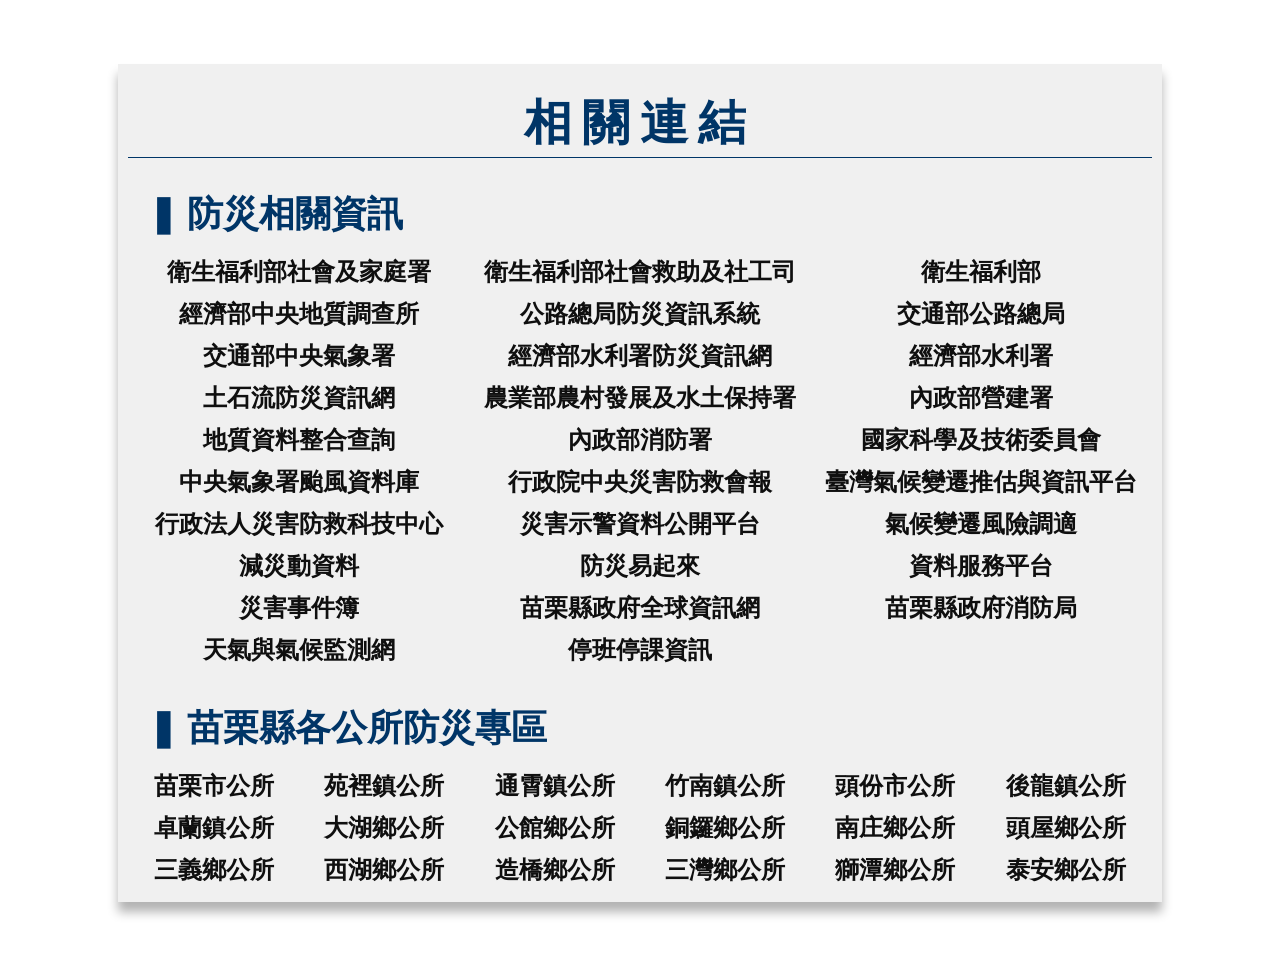
<file: 相關連結.html>
<!DOCTYPE html>
<html>
	<head>
		<meta charset="utf-8">
		<title>相關連結</title>
		<link href="styles/style.css" rel="stylesheet" type="text/css" />
	</head>
	<body>
		<div class="content">
			<div class="Title1">
				<h1>相關連結</h1>
			</div>

			<div class="Title2" style="font-size: 36px;">❚ 防災相關資訊</div>
				<div class="suboption" style="margin: 0px; padding: 0px; font-size: 24px;">
					<table>
						<tr>
							<td style="width: 33.33333333%;"><a style="padding: 0px;" href="https://www.sfaa.gov.tw/SFAA/default.aspx" target="_blank">衛生福利部社會及家庭署</a></td>
							<td style="width: 33.33333333%;"><a style="padding: 0px;" href="https://dep.mohw.gov.tw/dosaasw/mp-103.html" target="_blank">衛生福利部社會救助及社工司</a></td>
							<td style="width: 33.33333333%;"><a style="padding: 0px;" href="https://www.mohw.gov.tw/mp-1.html" target="_blank">衛生福利部</a></td>
						</tr>
						<tr>
							<td style="width: 33.33333333%;"><a style="padding: 0px;" class="Links" href="https://www.moeacgs.gov.tw/" target="_blank">經濟部中央地質調查所</a></td>
							<td style="width: 33.33333333%;"><a style="padding: 0px;" class="Links" href="http://bobe168.tw/" target="_blank">公路總局防災資訊系統</a></td>
							<td style="width: 33.33333333%;"><a style="padding: 0px;" class="Links" href="https://www.thb.gov.tw/" target="_blank">交通部公路總局</a></td>
						</tr>
						<tr>
							<td style="width: 33.33333333%;"><a style="padding: 0px;" href="http://www.cwa.gov.tw/V8/C/" target="_blank">交通部中央氣象署</a></td>
							<td style="width: 33.33333333%;"><a style="padding: 0px;" href="https://fhy.wra.gov.tw/fhyv2/" target="_blank">經濟部水利署防災資訊網</a></td>
							<td style="width: 33.33333333%;"><a style="padding: 0px;" href="http://www.wra.gov.tw/" target="_blank">經濟部水利署</a></td>
						</tr>
						<tr>
							<td style="width: 33.33333333%;"><a style="padding: 0px;" href="http://246.swcb.gov.tw/" target="_blank">土石流防災資訊網</a></td>
							<td style="width: 33.33333333%;"><a style="padding: 0px;" href="http://www.swcb.gov.tw/home" target="_blank">農業部農村發展及水土保持署</a></td>
							<td style="width: 33.33333333%;"><a style="padding: 0px;" href="https://www.cpami.gov.tw/" target="_blank">內政部營建署</a></td>
						</tr>
						<tr>
							<td style="width: 33.33333333%;"><a style="padding: 0px;" href="https://gis3.moeacgs.gov.tw/gwh/gsb97-1/sys8/t3/index1.cfm" target="_blank">地質資料整合查詢</a></td>
							<td style="width: 33.33333333%;"><a style="padding: 0px;" href="https://www.nfa.gov.tw/cht/index.php" target="_blank">內政部消防署</a></td>
							<td style="width: 33.33333333%;"><a style="padding: 0px;" href="https://www.nstc.gov.tw/" target="_blank">國家科學及技術委員會</a></td>
						</tr>
						<tr>
							<td style="width: 33.33333333%;"><a style="padding: 0px;" href="https://rdc28.cwa.gov.tw/" target="_blank">中央氣象署颱風資料庫</a></td>
							<td style="width: 33.33333333%;"><a style="padding: 0px;" href="https://cdprc.ey.gov.tw/" target="_blank">行政院中央災害防救會報</a></td>
							<td style="width: 33.33333333%;"><a style="padding: 0px;" href="https://tccip.ncdr.nat.gov.tw/" target="_blank">臺灣氣候變遷推估與資訊平台</a></td>
						</tr>
						<tr>
							<td style="width: 33.33333333%;"><a style="padding: 0px;" href="https://ncdr.nat.gov.tw/Home/Index?aspxerrorpath=/home.aspx" target="_blank">行政法人災害防救科技中心</a></td>
							<td style="width: 33.33333333%;"><a style="padding: 0px;" href="https://alerts.ncdr.nat.gov.tw/" target="_blank">災害示警資料公開平台</a></td>
							<td style="width: 33.33333333%;"><a style="padding: 0px;" href="https://dra.ncdr.nat.gov.tw/" target="_blank">氣候變遷風險調適</a></td>
						</tr>
						<tr>
							<td style="width: 33.33333333%;"><a style="padding: 0px;" href="https://drrstat.ncdr.nat.gov.tw/" target="_blank">減災動資料</a></td>
							<td style="width: 33.33333333%;"><a style="padding: 0px;" href="https://easy2do.ncdr.nat.gov.tw/" target="_blank">防災易起來</a></td>
							<td style="width: 33.33333333%;"><a style="padding: 0px;" href="https://datahub.ncdr.nat.gov.tw/" target="_blank">資料服務平台</a></td>
						</tr>
						<tr>
							<td style="width: 33.33333333%;"><a style="padding: 0px;" href="https://den.ncdr.nat.gov.tw/" target="_blank">災害事件簿</a></td>
							<td style="width: 33.33333333%;"><a style="padding: 0px;" href="https://www.miaoli.gov.tw/Default.aspx" target="_blank">苗栗縣政府全球資訊網</a></td>
							<td style="width: 33.33333333%;"><a style="padding: 0px;" href="https://www.mlfd.gov.tw/" target="_blank">苗栗縣政府消防局</a></td>
						</tr>
						<tr>
							<td style="width: 33.33333333%;"><a style="padding: 0px;" href="https://watch.ncdr.nat.gov.tw/" target="_blank">天氣與氣候監測網</a></td>
							<td style="width: 33.33333333%;"><a style="padding: 0px;" href="https://www.dgpa.gov.tw/typh/daily/nds.html?" target="_blank">停班停課資訊</a></td>
							<td style="width: 33.33333333%;"><a style="padding: 0px;" href="#" target="_blank"></a></td>
						</tr>
					</table>
					<p style="margin: 20px auto;"></p>
				</div>

			<div class="Title2" style="font-size: 36px;">❚ 苗栗縣各公所防災專區</div>
				<div class="suboption" style="margin: 0px; padding: 0px; font-size: 24px;">
					<table>
						<tr>
							<td style="	width: 16.66666667%;"><a style="padding: 0px;" href="https://www.mlcg.gov.tw/News2.aspx?n=5611&sms=10317" target="_blank">苗栗市公所</a></td>
							<td style="width: 16.66666667%;"><a style="padding: 0px;" href="https://www.yuanli.gov.tw/cl.aspx?n=7504" target="_blank">苑裡鎮公所</a></td>
							<td style="width: 16.66666667%;"><a style="padding: 0px;" href="https://www.tungshiau.gov.tw/cl.aspx?n=5735" target="_blank">通霄鎮公所</a></td>
							<td style="width: 16.66666667%;"><a style="padding: 0px;" href="https://www.chunan.gov.tw/News.aspx?n=2695&sms=10380" target="_blank">竹南鎮公所</a></td>
							<td style="width: 16.66666667%;"><a style="padding: 0px;" href="https://www.toufen.gov.tw/News.aspx?n=2877&sms=10466" target="_blank">頭份市公所</a></td>
							<td style="width: 16.66666667%;"><a style="padding: 0px;" href="https://www.houlong.gov.tw/cl.aspx?n=3121" target="_blank">後龍鎮公所</a></td>
						</tr>
						<tr>
							<td style="width: 16.66666667%;"><a style="padding: 0px;" href="https://www.juolan.gov.tw/News.aspx?n=3170&sms=10551" target="_blank">卓蘭鎮公所</a></td>
							<td style="width: 16.66666667%;"><a style="padding: 0px;" href="https://www.dahu.gov.tw/News.aspx?n=3255&sms=10577" target="_blank">大湖鄉公所</a></td>
							<td style="width: 16.66666667%;"><a style="padding: 0px;" href="https://www.kungkuan.gov.tw/News.aspx?n=3302&sms=10594" target="_blank">公館鄉公所</a></td>
							<td style="width: 16.66666667%;"><a style="padding: 0px;" href="https://www.tongluo.gov.tw/News.aspx?n=3385&sms=10634" target="_blank">銅鑼鄉公所</a></td>
							<td style="width: 16.66666667%;"><a style="padding: 0px;" href="https://www.nanchuang.gov.tw/News.aspx?n=3446&sms=10664" target="_blank">南庄鄉公所</a></td>
							<td style="width: 16.66666667%;"><a style="padding: 0px;" href="https://www.touwu.gov.tw/News.aspx?n=3500&sms=10680" target="_blank">頭屋鄉公所</a></td>
						</tr>
						<tr>
							<td style="width: 16.66666667%;"><a style="padding: 0px;" href="https://www.sanyi.gov.tw/News.aspx?n=3577&sms=14109" target="_blank">三義鄉公所</a></td>
							<td style="width: 16.66666667%;"><a style="padding: 0px;" href="https://www.xihu.gov.tw/News.aspx?n=3662&sms=10757" target="_blank">西湖鄉公所</a></td>
							<td style="width: 16.66666667%;"><a style="padding: 0px;" href="https://www.tch.gov.tw/cl.aspx?n=3724" target="_blank">造橋鄉公所</a></td>
							<td style="width: 16.66666667%;"><a style="padding: 0px;" href="https://www.sanwan.gov.tw/News.aspx?n=3795&sms=10801" target="_blank">三灣鄉公所</a></td>
							<td style="width: 16.66666667%;"><a style="padding: 0px;" href="https://www.stan.gov.tw/News.aspx?n=3806&sms=10804" target="_blank">獅潭鄉公所</a></td>
							<td style="width: 16.66666667%;"><a style="padding: 0px;" href="https://www.taian.gov.tw/News.aspx?n=3904&sms=10844" target="_blank">泰安鄉公所</a></td>
						</tr>
					</table>
				</div>
		</div>
	</body>
</html>
</file>
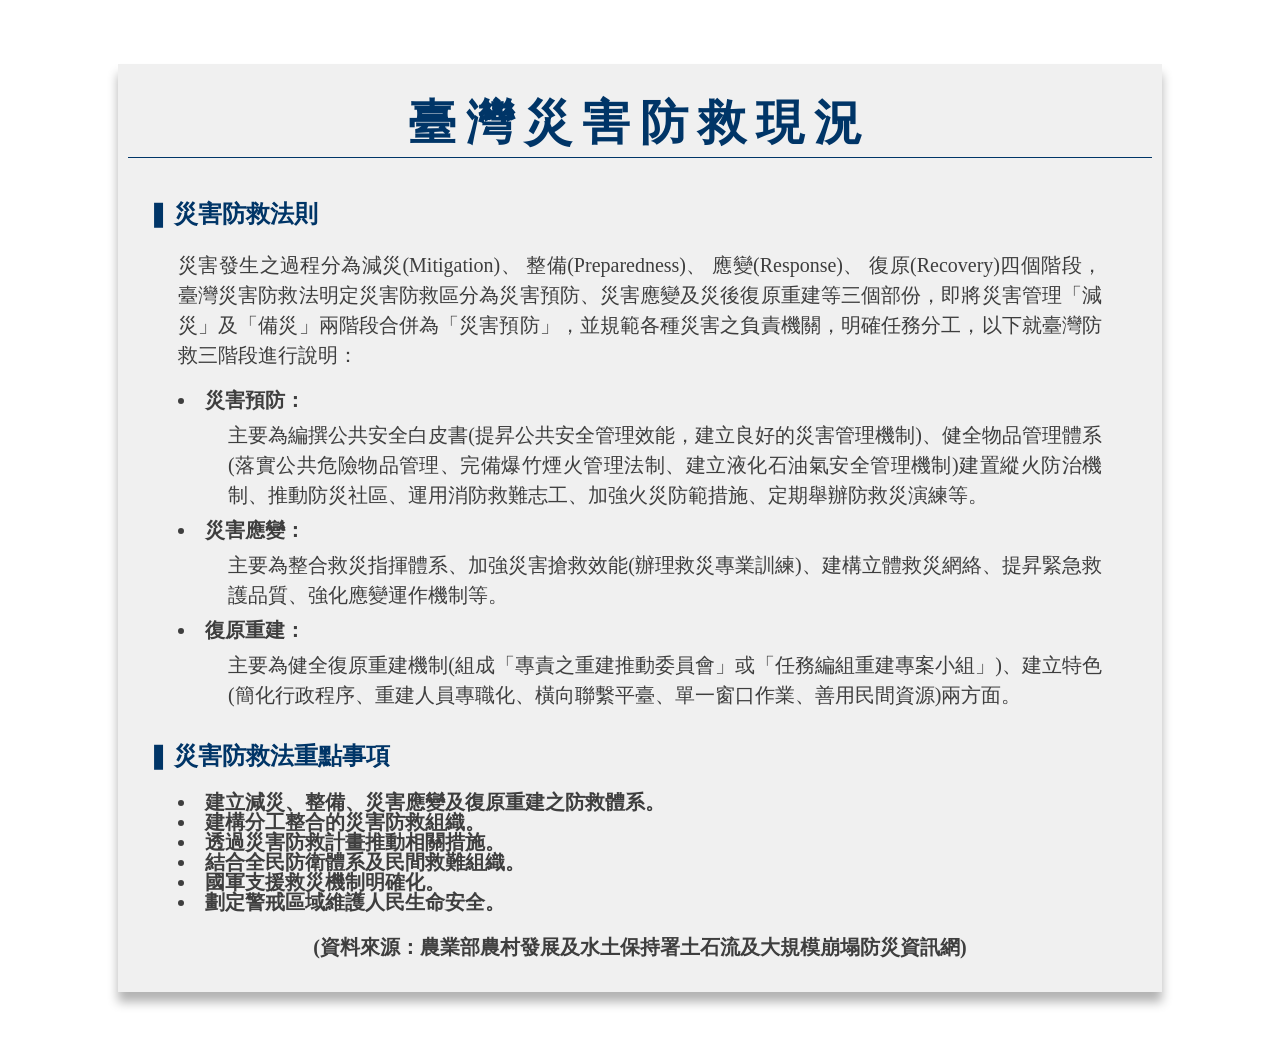
<file: 臺灣災害防救現況.html>
<!DOCTYPE html>
<html>
	<head>
		<meta charset="utf-8">
		<title>臺灣災害防救現況</title>
		<link href="styles/style.css" rel="stylesheet" type="text/css" />
	</head>
	<body>
		<div class="content">
			<div class="Title1">
				<h1>臺灣災害防救現況</h1>
			</div>

			<div class="Title2">❚ 災害防救法則</div>
				<p>災害發生之過程分為減災(Mitigation)、 整備(Preparedness)、 應變(Response)、 復原(Recovery)四個階段， 臺灣災害防救法明定災害防救區分為災害預防、災害應變及災後復原重建等三個部份，即將災害管理「減災」及「備災」兩階段合併為「災害預防」，並規範各種災害之負責機關，明確任務分工，以下就臺灣防救三階段進行說明：</p>
				<div class="suboption">
					<li>災害預防：</li>
					<p>主要為編撰公共安全白皮書(提昇公共安全管理效能，建立良好的災害管理機制)、健全物品管理體系(落實公共危險物品管理、完備爆竹煙火管理法制、建立液化石油氣安全管理機制)建置縱火防治機制、推動防災社區、運用消防救難志工、加強火災防範措施、定期舉辦防救災演練等。</p>
					<li>災害應變：</li>
					<p>主要為整合救災指揮體系、加強災害搶救效能(辦理救災專業訓練)、建構立體救災網絡、提昇緊急救護品質、強化應變運作機制等。</p>
					<li>復原重建：</li>
					<p>主要為健全復原重建機制(組成「專責之重建推動委員會」或「任務編組重建專案小組」)、建立特色(簡化行政程序、重建人員專職化、橫向聯繫平臺、單一窗口作業、善用民間資源)兩方面。</p>
				</div>

			<div class="Title2">❚ 災害防救法重點事項</div>
				<div class="suboption">
					<li>建立減災、整備、災害應變及復原重建之防救體系。</li>
					<li>建構分工整合的災害防救組織。</li>
					<li>透過災害防救計畫推動相關措施。</li>
					<li>結合全民防衛體系及民間救難組織。</li>
					<li>國軍支援救災機制明確化。</li>
					<li>劃定警戒區域維護人民生命安全。</li>
				</div>
				<p></p>

			<p style="font-weight: bold; text-align: center;">(資料來源：農業部農村發展及水土保持署土石流及大規模崩塌防災資訊網)</p>
		</div>
	</body>
</html>
</file>
<file: styles/style.css>
@import './reset.css';

/*----------頁面----------*/
.content { /*頁面設定*/
    position: relative;
    width: 1024px;
    min-height: 660px;
    margin: 64px auto;
    padding: 10px 10px;
    background: #f0f0f0;
    box-shadow: 0 10px 10px rgba(0,0,0,.3);
	font-family: 微軟正黑體;
	font-size: 20px;
	text-align: justify;
}

.content p { /*文字設定*/
	margin-bottom: 20px;
    padding: 0 50px;
    color: #3e3e3e;
    line-height: 30px;
}

/*----------標題1----------*/
.Title1 { /*標題1設定*/
    position: relative;
	display: block;
    max-width: 100%;	
	margin: 0 auto;
	padding: 20px 0;
    text-align: center;
    font-size: 48px;	
}

.Title1 h1 { /*文字設定*/
	padding: 5px 50px 10px 50px;
    color: #003567;
    letter-spacing: 10px;
    border-bottom: 1px solid #003567;
}

/*----------標題2----------*/
.Title2 { /*標題2設定*/
    position: relative;
	display: flex;
	max-width: 100%;
	margin: 0 auto;
	padding: 0px 0px 0px 20px;
	align-items: center;
	font-size: 24px;
    font-weight: bold;
    color: #003567;   
    min-height: 72px;
}

/*----------分項----------*/
.suboption { /*分項設定*/
    position: relative;
	display: block;
	max-width: 100%;
	margin: 0px 0px 0px 30px;
    padding: 0px 0px 0px 20px;
    color: #3e3e3e;    
}

.suboption li { /*標題設定*/
	font-weight: bold;
}

.suboption li a { /*連結設定*/
	padding: 0px 0px 0px 20px;
	color: #0f0f0f;
}

.suboption p { /*文字設定*/
	margin: 10px auto;
}

.suboption a { /*連結設定*/
	padding: 0px 20px;
	font-weight: bold;
	color: #0f0f0f;
}

/*----------圖片----------*/
.figure1 { /*圖片設定*/
	position: relative;
	display: block;
    max-width: 100%;
	margin: 0 auto;
	padding: 0 50px;
    text-align: center;
	font-size: 20px;
}

.figure1 text { /*文字設定*/
	font-weight: bold;
	color: #3e3e3e;
}

/*----------標籤----------*/
.outline-pdf { /*PDF*/
    font-size: 16px;
	font-style: normal;
	color: #E60012;
    background-color: transparent;
    background-image: none;
    border: 2px solid #E60012;
	margin: 0 0 0 4px;
    padding: 0 4px;
}

.outline-pdf:hover,a:hover *>.outline-pdf,a:hover>.outline-pdf { /*PDF轉換*/
    color: #fff;
    background-color: #E60012;
    border-color: #E60012
}

.outline-jpg { /*JPG*/
    font-size: 16px;
	font-style: normal;
	color: #053df5;
    background-color: transparent;
    background-image: none;
    border: 2px solid #053df5;
	margin: 0 0 0 4px;
    padding: 0 4px;
}

/*----------表格----------*/
table,
tr {
	width: 100%;
}

td {
	height: 40px;
	border: 2px solid #f0f0f0;
	text-align: center;
	line-height: 40px;
}

td a img {
	max-width: 90%;
	padding: 10px;
}
</file>
